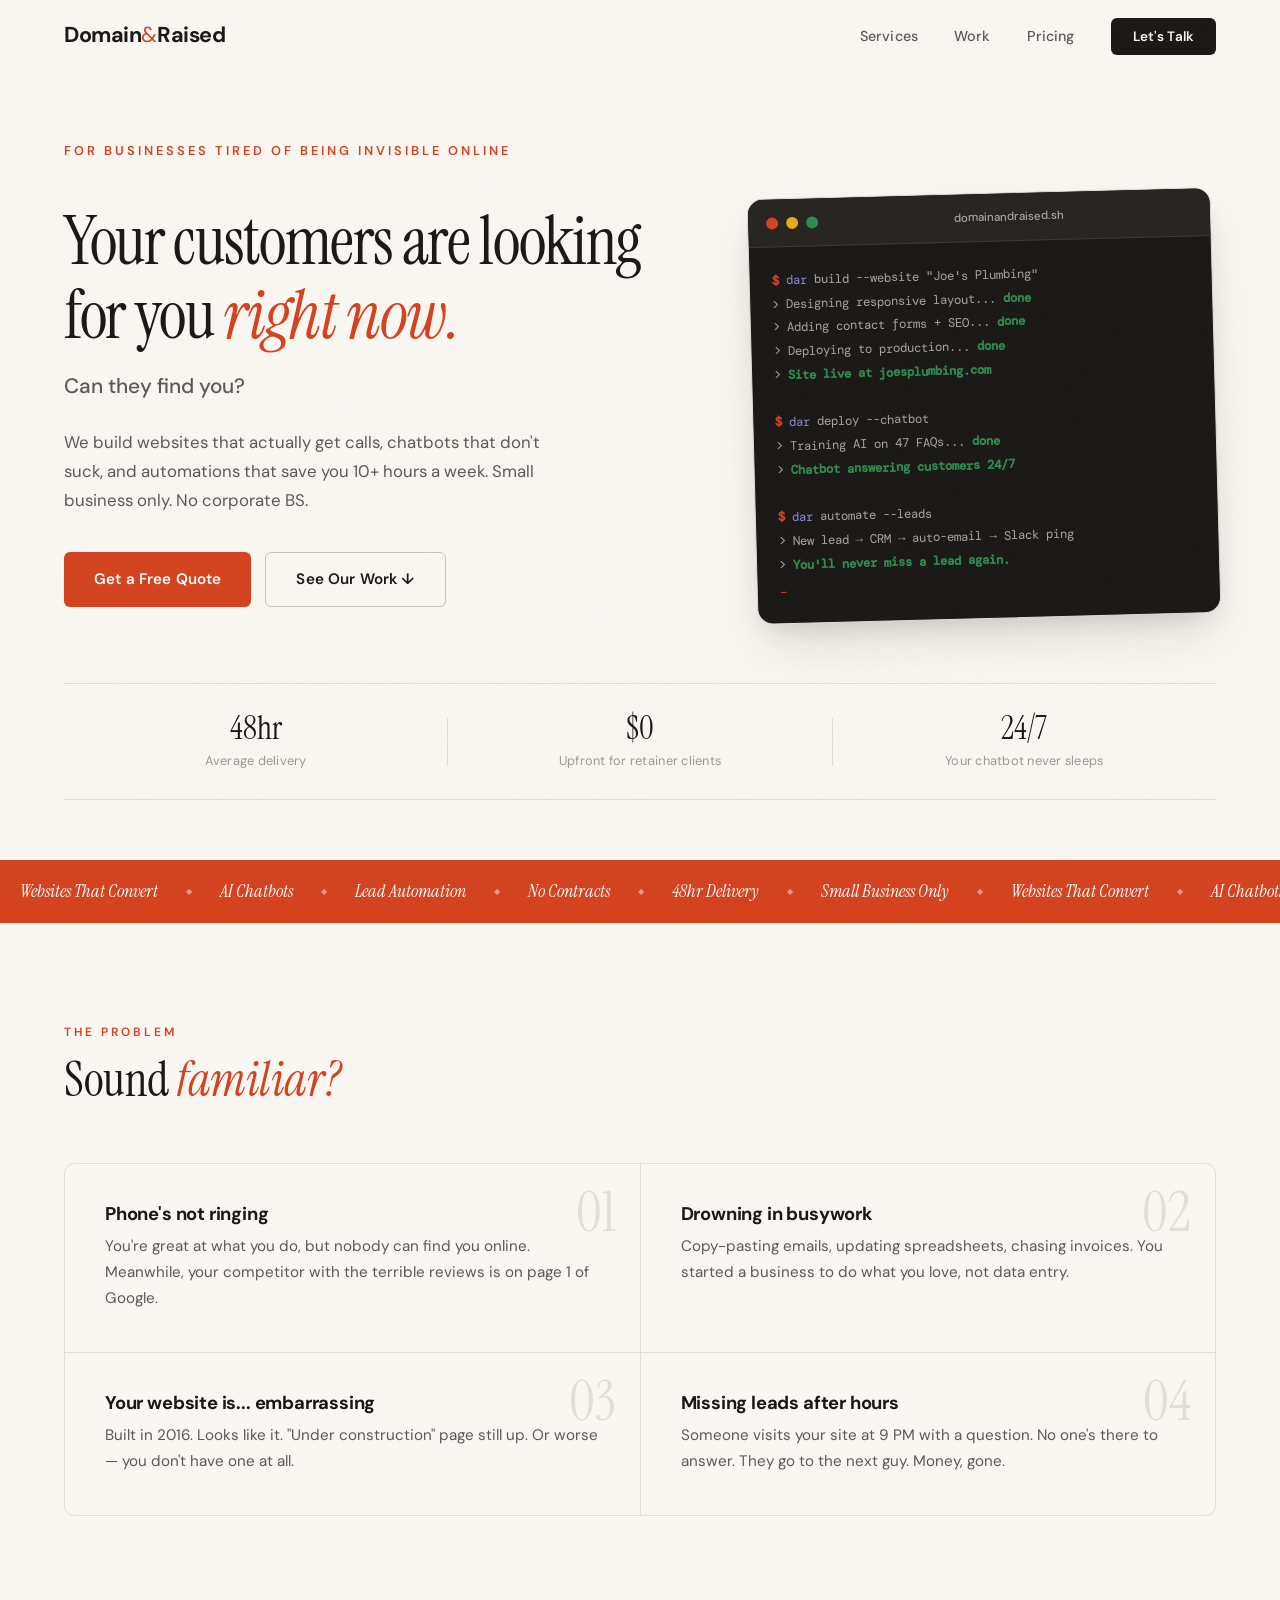
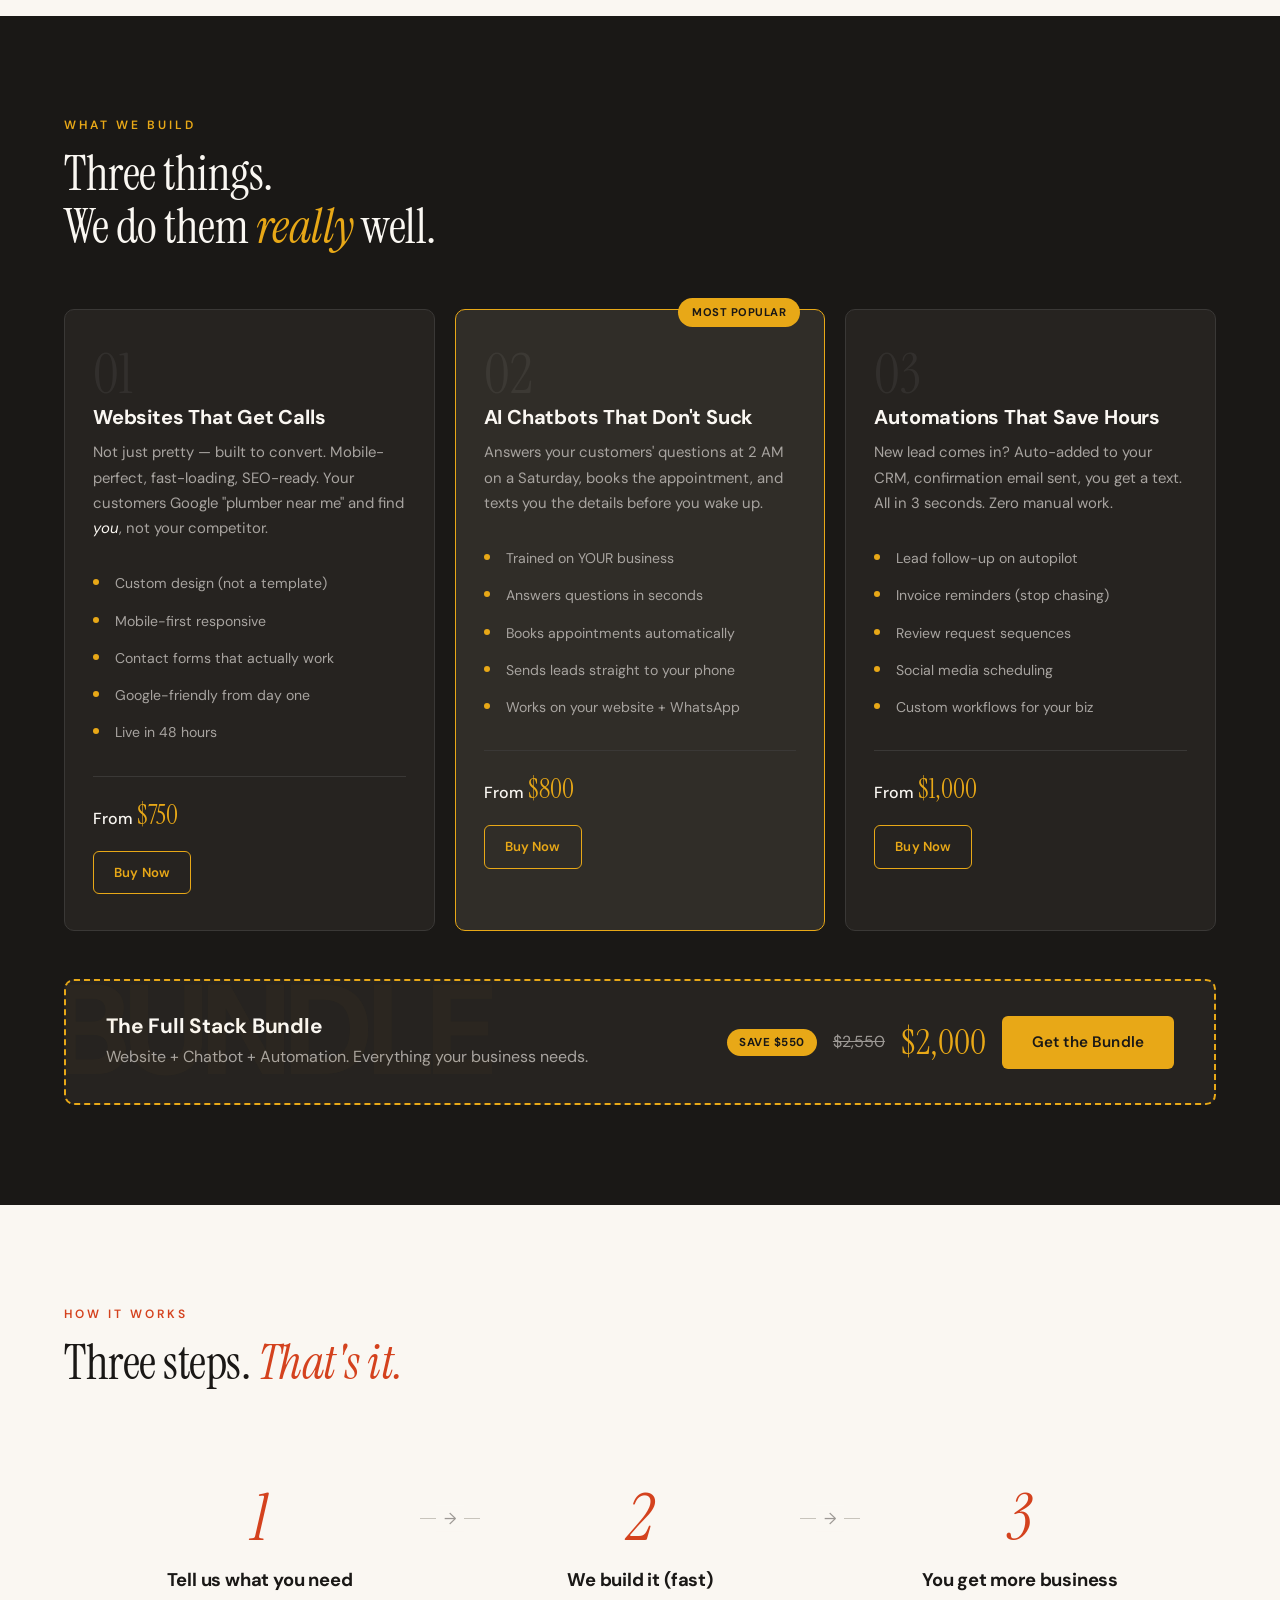
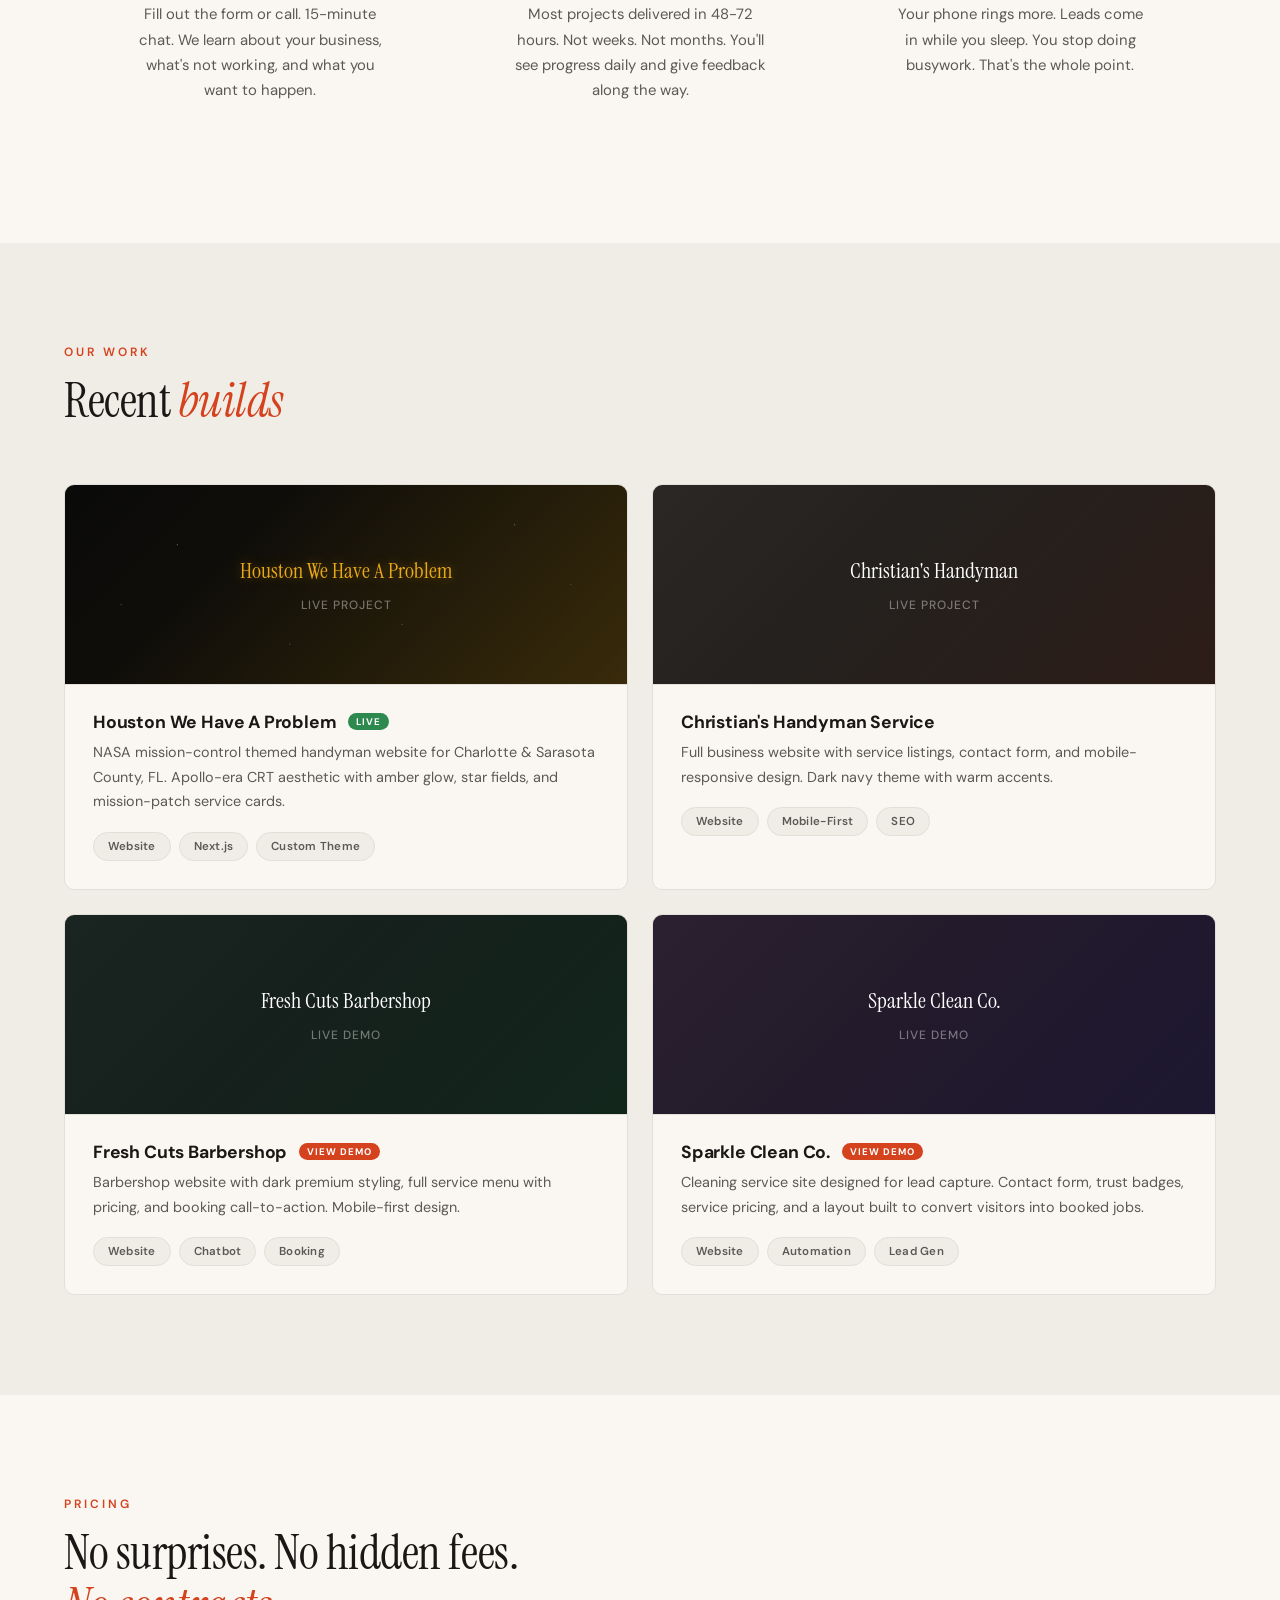
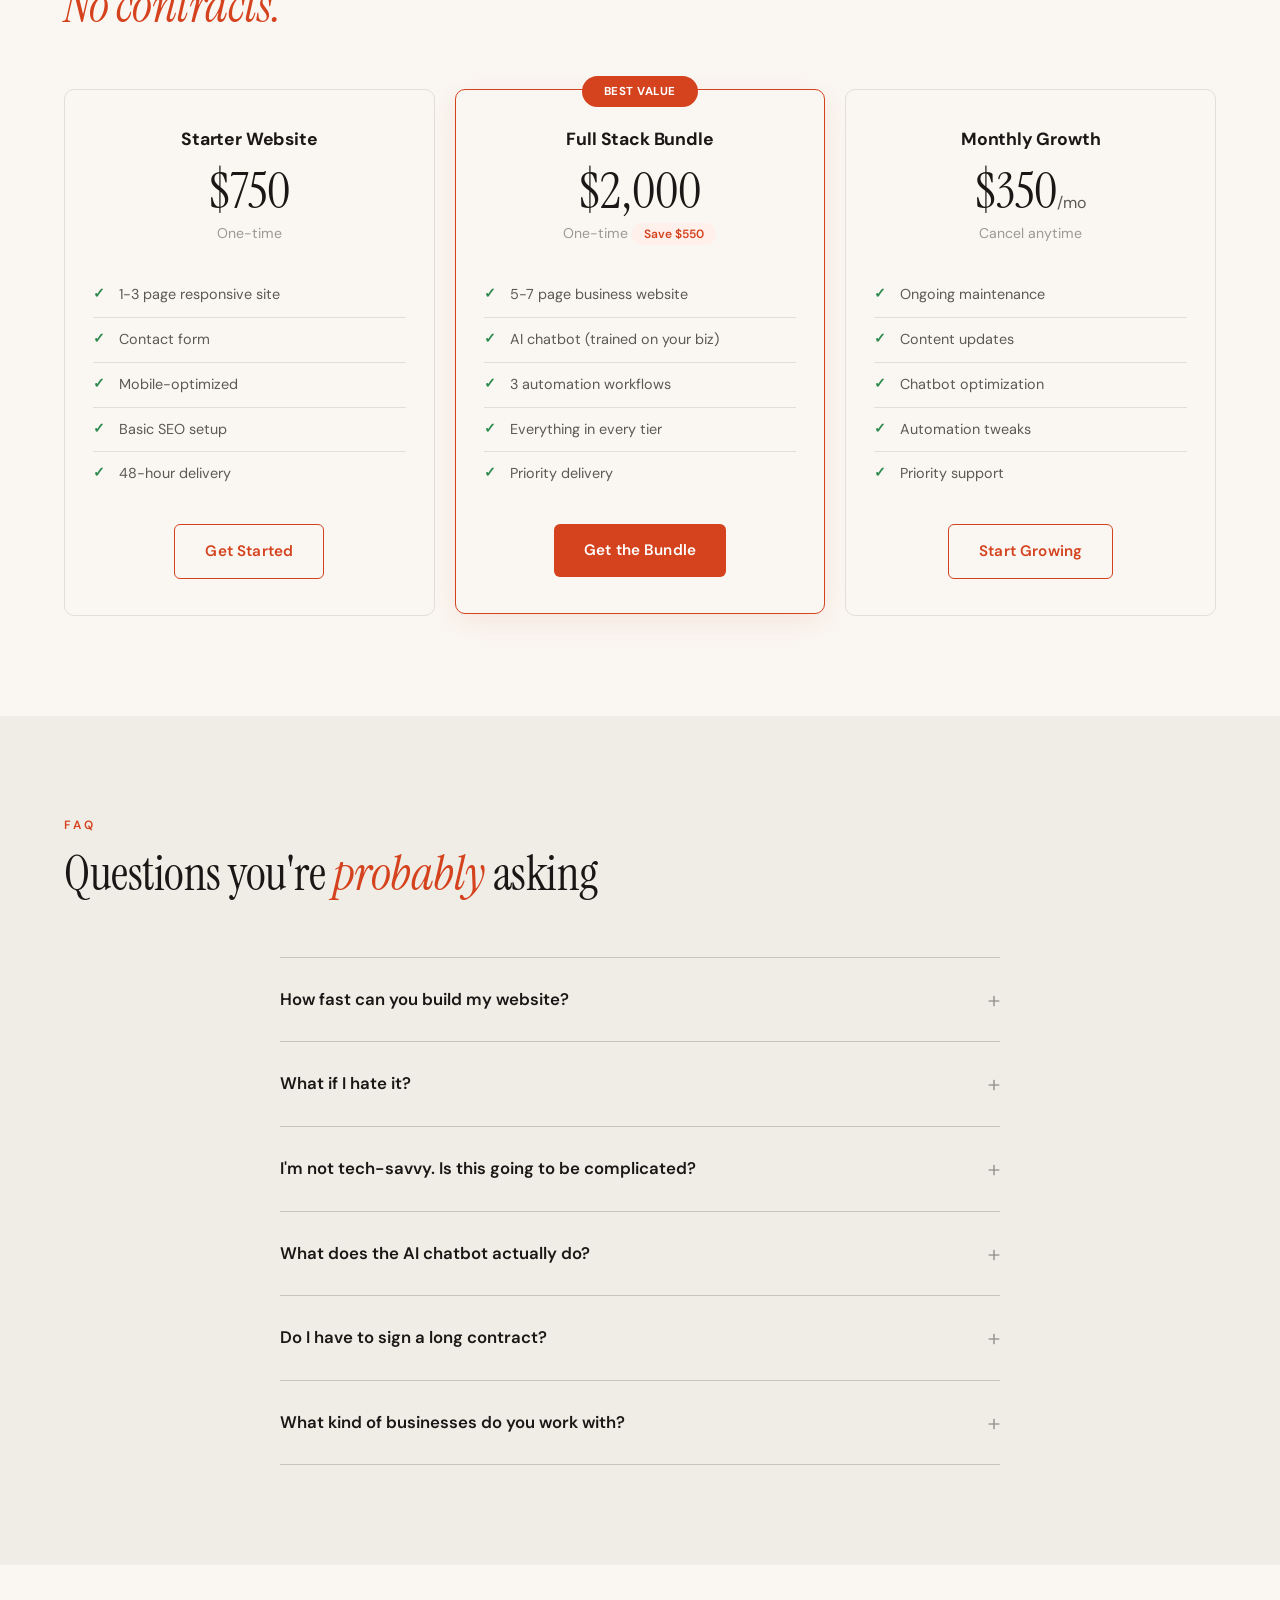
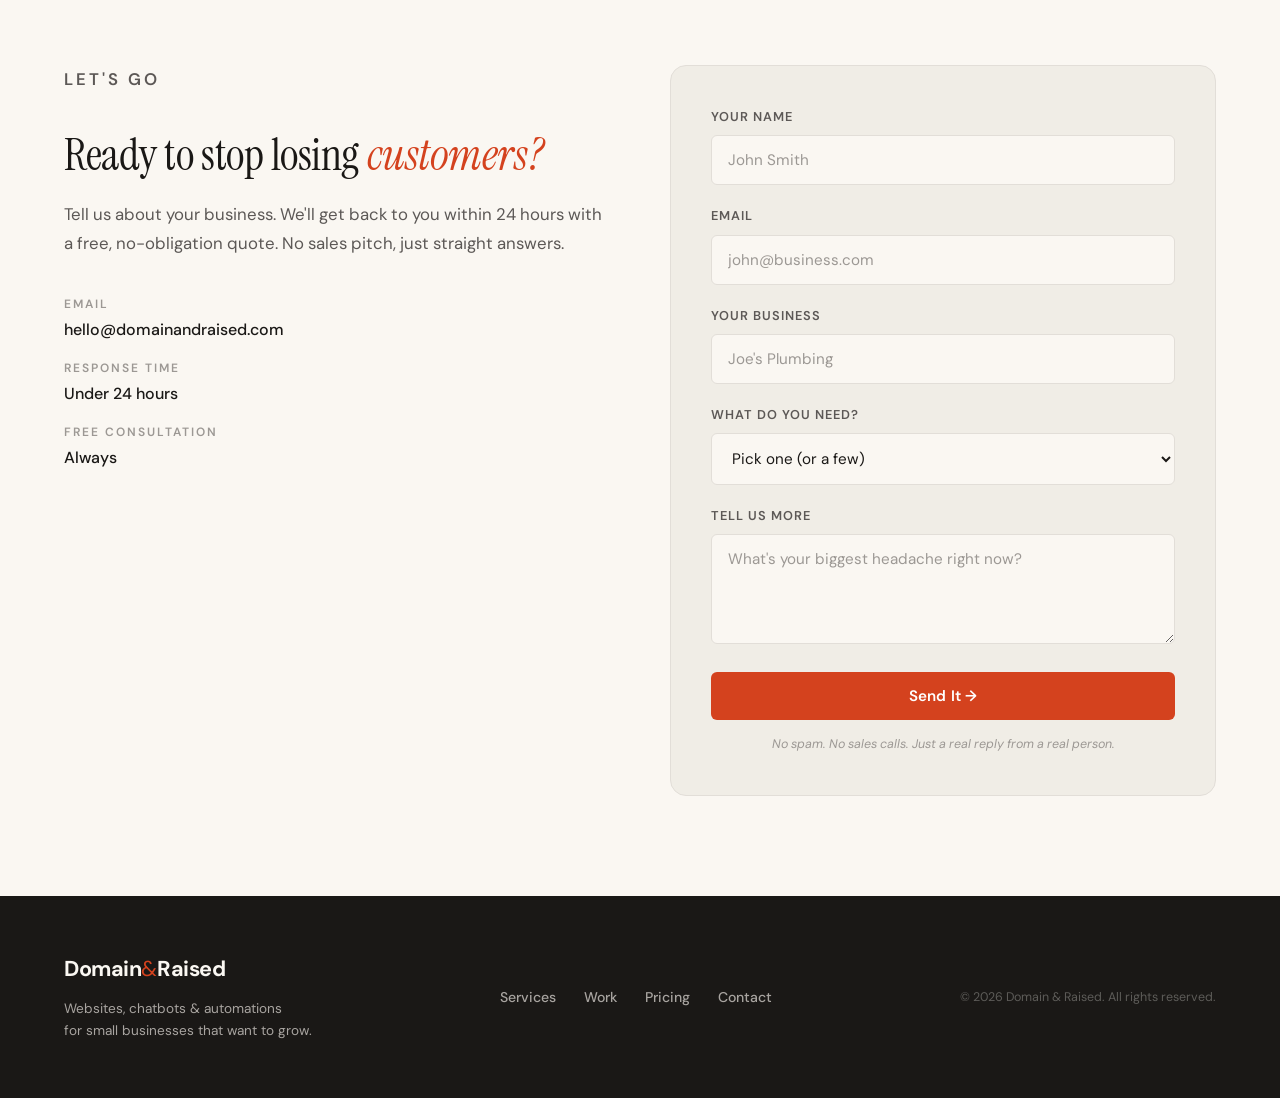
<file: index.html>
<!DOCTYPE html>
<html lang="en">
<head>
  <meta charset="UTF-8">
  <meta name="viewport" content="width=device-width, initial-scale=1.0">
  <title>Domain & Raised — Websites, Chatbots & Automation for Small Business</title>
  <meta name="description" content="We build websites, AI chatbots, and automations that actually work. No fluff, no contracts, just results for your business.">
  <link rel="preconnect" href="https://fonts.googleapis.com">
  <link rel="preconnect" href="https://fonts.gstatic.com" crossorigin>
  <link href="https://fonts.googleapis.com/css2?family=DM+Mono:wght@400;500&family=DM+Sans:ital,opsz,wght@0,9..40,300;0,9..40,400;0,9..40,500;0,9..40,600;0,9..40,700;1,9..40,400;1,9..40,500&family=Instrument+Serif:ital@0;1&display=swap" rel="stylesheet">
  <link rel="stylesheet" href="style.css">
</head>
<body>

  <div class="grain" aria-hidden="true"></div>

  <!-- NAV -->
  <nav id="nav">
    <div class="nav-inner">
      <a href="#" class="logo">Domain<span>&amp;</span>Raised</a>
      <button class="menu-toggle" aria-label="Menu">
        <span></span><span></span><span></span>
      </button>
      <ul class="nav-links">
        <li><a href="#services">Services</a></li>
        <li><a href="#work">Work</a></li>
        <li><a href="#pricing">Pricing</a></li>
        <li><a href="#contact" class="btn-nav">Let's Talk</a></li>
      </ul>
    </div>
  </nav>

  <!-- HERO -->
  <header id="hero">
    <div class="container">
      <p class="hero-tag">For businesses tired of being invisible online</p>

      <div class="hero-split">
        <div class="hero-text">
          <h1>Your customers are looking for you <em>right now.</em></h1>
          <p class="hero-kicker">Can they find you?</p>
          <p class="hero-sub">We build websites that actually get calls, chatbots that don't suck, and automations that save you 10+ hours a week. Small business only. No corporate BS.</p>
          <div class="hero-ctas">
            <a href="#contact" class="btn btn-primary">Get a Free Quote</a>
            <a href="#work" class="btn btn-ghost">See Our Work &darr;</a>
          </div>
        </div>
        <div class="hero-visual">
          <div class="terminal">
            <div class="terminal-bar">
              <span class="dot"></span>
              <span class="dot"></span>
              <span class="dot"></span>
              <span class="terminal-title">domainandraised.sh</span>
            </div>
            <div class="terminal-body">
              <p><span class="t-prompt">$</span> <span class="t-cmd">dar</span> build --website "Joe's Plumbing"</p>
              <p class="t-output">&gt; Designing responsive layout... <span class="t-check">done</span></p>
              <p class="t-output">&gt; Adding contact forms + SEO... <span class="t-check">done</span></p>
              <p class="t-output">&gt; Deploying to production... <span class="t-check">done</span></p>
              <p class="t-output">&gt; <span class="t-success">Site live at joesplumbing.com</span></p>
              <p>&nbsp;</p>
              <p><span class="t-prompt">$</span> <span class="t-cmd">dar</span> deploy --chatbot</p>
              <p class="t-output">&gt; Training AI on 47 FAQs... <span class="t-check">done</span></p>
              <p class="t-output">&gt; <span class="t-success">Chatbot answering customers 24/7</span></p>
              <p>&nbsp;</p>
              <p><span class="t-prompt">$</span> <span class="t-cmd">dar</span> automate --leads</p>
              <p class="t-output">&gt; New lead &rarr; CRM &rarr; auto-email &rarr; Slack ping</p>
              <p class="t-output">&gt; <span class="t-success">You'll never miss a lead again.</span></p>
              <p class="t-cursor">_</p>
            </div>
          </div>
        </div>
      </div>

      <div class="hero-stats">
        <div class="stat-item">
          <span class="stat-num">48hr</span>
          <span class="stat-label">Average delivery</span>
        </div>
        <div class="stat-divider"></div>
        <div class="stat-item">
          <span class="stat-num">$0</span>
          <span class="stat-label">Upfront for retainer clients</span>
        </div>
        <div class="stat-divider"></div>
        <div class="stat-item">
          <span class="stat-num">24/7</span>
          <span class="stat-label">Your chatbot never sleeps</span>
        </div>
      </div>
    </div>
  </header>

  <!-- MARQUEE -->
  <div class="marquee-section">
    <div class="marquee-track">
      <span>Websites That Convert</span>
      <span class="marquee-dot">&#9670;</span>
      <span>AI Chatbots</span>
      <span class="marquee-dot">&#9670;</span>
      <span>Lead Automation</span>
      <span class="marquee-dot">&#9670;</span>
      <span>No Contracts</span>
      <span class="marquee-dot">&#9670;</span>
      <span>48hr Delivery</span>
      <span class="marquee-dot">&#9670;</span>
      <span>Small Business Only</span>
      <span class="marquee-dot">&#9670;</span>
      <span>Websites That Convert</span>
      <span class="marquee-dot">&#9670;</span>
      <span>AI Chatbots</span>
      <span class="marquee-dot">&#9670;</span>
      <span>Lead Automation</span>
      <span class="marquee-dot">&#9670;</span>
      <span>No Contracts</span>
      <span class="marquee-dot">&#9670;</span>
      <span>48hr Delivery</span>
      <span class="marquee-dot">&#9670;</span>
      <span>Small Business Only</span>
      <span class="marquee-dot">&#9670;</span>
    </div>
  </div>

  <!-- PAIN / PROBLEM -->
  <section id="problem" class="section">
    <div class="container">
      <div class="section-header">
        <p class="section-tag">The problem</p>
        <h2 class="section-title">Sound <em>familiar?</em></h2>
      </div>
      <div class="pain-grid">
        <div class="pain-card" data-reveal>
          <span class="pain-num">01</span>
          <h3>Phone's not ringing</h3>
          <p>You're great at what you do, but nobody can find you online. Meanwhile, your competitor with the terrible reviews is on page 1 of Google.</p>
        </div>
        <div class="pain-card" data-reveal>
          <span class="pain-num">02</span>
          <h3>Drowning in busywork</h3>
          <p>Copy-pasting emails, updating spreadsheets, chasing invoices. You started a business to do what you love, not data entry.</p>
        </div>
        <div class="pain-card" data-reveal>
          <span class="pain-num">03</span>
          <h3>Your website is... embarrassing</h3>
          <p>Built in 2016. Looks like it. "Under construction" page still up. Or worse — you don't have one at all.</p>
        </div>
        <div class="pain-card" data-reveal>
          <span class="pain-num">04</span>
          <h3>Missing leads after hours</h3>
          <p>Someone visits your site at 9 PM with a question. No one's there to answer. They go to the next guy. Money, gone.</p>
        </div>
      </div>
    </div>
  </section>

  <!-- SERVICES -->
  <section id="services" class="section section-dark">
    <div class="container">
      <div class="section-header">
        <p class="section-tag">What we build</p>
        <h2 class="section-title">Three things.<br>We do them <em>really</em> well.</h2>
      </div>
      <div class="services-grid">
        <div class="service-card" data-reveal>
          <div class="service-num">01</div>
          <h3>Websites That Get Calls</h3>
          <p>Not just pretty — built to convert. Mobile-perfect, fast-loading, SEO-ready. Your customers Google "plumber near me" and find <em>you</em>, not your competitor.</p>
          <ul class="service-features">
            <li>Custom design (not a template)</li>
            <li>Mobile-first responsive</li>
            <li>Contact forms that actually work</li>
            <li>Google-friendly from day one</li>
            <li>Live in 48 hours</li>
          </ul>
          <div class="service-price">From <strong>$750</strong></div>
          <a href="https://buy.stripe.com/9B64gA2ldbKegnUaPR4Rq00" target="_blank" rel="noopener" class="btn btn-outline btn-sm">Buy Now</a>
        </div>

        <div class="service-card featured" data-reveal>
          <div class="service-badge">Most Popular</div>
          <div class="service-num">02</div>
          <h3>AI Chatbots That Don't Suck</h3>
          <p>Answers your customers' questions at 2 AM on a Saturday, books the appointment, and texts you the details before you wake up.</p>
          <ul class="service-features">
            <li>Trained on YOUR business</li>
            <li>Answers questions in seconds</li>
            <li>Books appointments automatically</li>
            <li>Sends leads straight to your phone</li>
            <li>Works on your website + WhatsApp</li>
          </ul>
          <div class="service-price">From <strong>$800</strong></div>
          <a href="https://buy.stripe.com/14A5kE2ld29Ec7E9LN4Rq02" target="_blank" rel="noopener" class="btn btn-outline btn-sm">Buy Now</a>
        </div>

        <div class="service-card" data-reveal>
          <div class="service-num">03</div>
          <h3>Automations That Save Hours</h3>
          <p>New lead comes in? Auto-added to your CRM, confirmation email sent, you get a text. All in 3 seconds. Zero manual work.</p>
          <ul class="service-features">
            <li>Lead follow-up on autopilot</li>
            <li>Invoice reminders (stop chasing)</li>
            <li>Review request sequences</li>
            <li>Social media scheduling</li>
            <li>Custom workflows for your biz</li>
          </ul>
          <div class="service-price">From <strong>$1,000</strong></div>
          <a href="https://buy.stripe.com/7sYbJ27FxeWq0oWgab4Rq03" target="_blank" rel="noopener" class="btn btn-outline btn-sm">Buy Now</a>
        </div>
      </div>

      <div class="bundle-banner" data-reveal>
        <div class="bundle-text">
          <h3>The Full Stack Bundle</h3>
          <p>Website + Chatbot + Automation. Everything your business needs.</p>
        </div>
        <div class="bundle-price">
          <span class="bundle-savings">Save $550</span>
          <span class="bundle-was">$2,550</span>
          <span class="bundle-now">$2,000</span>
          <a href="https://buy.stripe.com/dRmeVeaRJ01wfjQ1fh4Rq06" target="_blank" rel="noopener" class="btn btn-primary">Get the Bundle</a>
        </div>
      </div>
    </div>
  </section>

  <!-- HOW IT WORKS -->
  <section id="how" class="section">
    <div class="container">
      <div class="section-header">
        <p class="section-tag">How it works</p>
        <h2 class="section-title">Three steps. <em>That's it.</em></h2>
      </div>
      <div class="steps-grid">
        <div class="step" data-reveal>
          <div class="step-num">1</div>
          <h3>Tell us what you need</h3>
          <p>Fill out the form or call. 15-minute chat. We learn about your business, what's not working, and what you want to happen.</p>
        </div>
        <div class="step-connector"></div>
        <div class="step" data-reveal>
          <div class="step-num">2</div>
          <h3>We build it (fast)</h3>
          <p>Most projects delivered in 48-72 hours. Not weeks. Not months. You'll see progress daily and give feedback along the way.</p>
        </div>
        <div class="step-connector"></div>
        <div class="step" data-reveal>
          <div class="step-num">3</div>
          <h3>You get more business</h3>
          <p>Your phone rings more. Leads come in while you sleep. You stop doing busywork. That's the whole point.</p>
        </div>
      </div>
    </div>
  </section>

  <!-- PORTFOLIO -->
  <section id="work" class="section section-alt">
    <div class="container">
      <div class="section-header">
        <p class="section-tag">Our work</p>
        <h2 class="section-title">Recent <em>builds</em></h2>
      </div>
      <div class="portfolio-grid">
        <a href="https://houstonwehaveaproblem.cc" target="_blank" rel="noopener" class="portfolio-card" data-reveal>
          <div class="portfolio-img">
            <div class="portfolio-placeholder nasa">
              <span>Houston We Have A Problem</span>
              <small>Live Project</small>
            </div>
          </div>
          <div class="portfolio-info">
            <h3>Houston We Have A Problem <span class="live-badge">Live</span></h3>
            <p>NASA mission-control themed handyman website for Charlotte &amp; Sarasota County, FL. Apollo-era CRT aesthetic with amber glow, star fields, and mission-patch service cards.</p>
            <div class="portfolio-tags">
              <span>Website</span>
              <span>Next.js</span>
              <span>Custom Theme</span>
            </div>
          </div>
        </a>
        <div class="portfolio-card" data-reveal>
          <div class="portfolio-img">
            <div class="portfolio-placeholder">
              <span>Christian's Handyman</span>
              <small>Live Project</small>
            </div>
          </div>
          <div class="portfolio-info">
            <h3>Christian's Handyman Service</h3>
            <p>Full business website with service listings, contact form, and mobile-responsive design. Dark navy theme with warm accents.</p>
            <div class="portfolio-tags">
              <span>Website</span>
              <span>Mobile-First</span>
              <span>SEO</span>
            </div>
          </div>
        </div>
        <a href="demos/freshcuts/" target="_blank" rel="noopener" class="portfolio-card" data-reveal>
          <div class="portfolio-img">
            <div class="portfolio-placeholder accent">
              <span>Fresh Cuts Barbershop</span>
              <small>Live Demo</small>
            </div>
          </div>
          <div class="portfolio-info">
            <h3>Fresh Cuts Barbershop <span class="demo-badge">View Demo</span></h3>
            <p>Barbershop website with dark premium styling, full service menu with pricing, and booking call-to-action. Mobile-first design.</p>
            <div class="portfolio-tags">
              <span>Website</span>
              <span>Chatbot</span>
              <span>Booking</span>
            </div>
          </div>
        </a>
        <a href="demos/sparkleclean/" target="_blank" rel="noopener" class="portfolio-card" data-reveal>
          <div class="portfolio-img">
            <div class="portfolio-placeholder alt">
              <span>Sparkle Clean Co.</span>
              <small>Live Demo</small>
            </div>
          </div>
          <div class="portfolio-info">
            <h3>Sparkle Clean Co. <span class="demo-badge">View Demo</span></h3>
            <p>Cleaning service site designed for lead capture. Contact form, trust badges, service pricing, and a layout built to convert visitors into booked jobs.</p>
            <div class="portfolio-tags">
              <span>Website</span>
              <span>Automation</span>
              <span>Lead Gen</span>
            </div>
          </div>
        </a>
      </div>
    </div>
  </section>

  <!-- PRICING -->
  <section id="pricing" class="section">
    <div class="container">
      <div class="section-header">
        <p class="section-tag">Pricing</p>
        <h2 class="section-title">No surprises. No hidden fees.<br><em>No contracts.</em></h2>
      </div>
      <div class="pricing-grid">
        <div class="price-card" data-reveal>
          <h3>Starter Website</h3>
          <div class="price-amount">$750</div>
          <p class="price-type">One-time</p>
          <ul>
            <li>1-3 page responsive site</li>
            <li>Contact form</li>
            <li>Mobile-optimized</li>
            <li>Basic SEO setup</li>
            <li>48-hour delivery</li>
          </ul>
          <a href="https://buy.stripe.com/9B64gA2ldbKegnUaPR4Rq00" target="_blank" rel="noopener" class="btn btn-outline">Get Started</a>
        </div>
        <div class="price-card popular" data-reveal>
          <div class="popular-badge">Best Value</div>
          <h3>Full Stack Bundle</h3>
          <div class="price-amount">$2,000</div>
          <p class="price-type">One-time <span class="savings">Save $550</span></p>
          <ul>
            <li>5-7 page business website</li>
            <li>AI chatbot (trained on your biz)</li>
            <li>3 automation workflows</li>
            <li>Everything in every tier</li>
            <li>Priority delivery</li>
          </ul>
          <a href="https://buy.stripe.com/dRmeVeaRJ01wfjQ1fh4Rq06" target="_blank" rel="noopener" class="btn btn-primary">Get the Bundle</a>
        </div>
        <div class="price-card" data-reveal>
          <h3>Monthly Growth</h3>
          <div class="price-amount">$350<small>/mo</small></div>
          <p class="price-type">Cancel anytime</p>
          <ul>
            <li>Ongoing maintenance</li>
            <li>Content updates</li>
            <li>Chatbot optimization</li>
            <li>Automation tweaks</li>
            <li>Priority support</li>
          </ul>
          <a href="https://buy.stripe.com/dRm6oI0d55lQdbI5vx4Rq04" target="_blank" rel="noopener" class="btn btn-outline">Start Growing</a>
        </div>
      </div>
    </div>
  </section>

  <!-- FAQ -->
  <section id="faq" class="section section-alt">
    <div class="container">
      <div class="section-header">
        <p class="section-tag">FAQ</p>
        <h2 class="section-title">Questions you're <em>probably</em> asking</h2>
      </div>
      <div class="faq-list">
        <details class="faq-item">
          <summary>How fast can you build my website?</summary>
          <p>Most websites are live within 48-72 hours. We're not a big agency with 6 layers of approval. You tell us what you need, we build it, you review it, done.</p>
        </details>
        <details class="faq-item">
          <summary>What if I hate it?</summary>
          <p>You won't, because we show you progress along the way. But if the final result isn't what you wanted, we revise until it is. We don't disappear after taking your money.</p>
        </details>
        <details class="faq-item">
          <summary>I'm not tech-savvy. Is this going to be complicated?</summary>
          <p>That's the whole point of hiring us. You focus on your business, we handle the tech. If you can send a text, you can work with us.</p>
        </details>
        <details class="faq-item">
          <summary>What does the AI chatbot actually do?</summary>
          <p>It answers customer questions 24/7 using info about YOUR business. It can book appointments, capture lead info (name, phone, email), and send it straight to you. Think of it as a receptionist that never sleeps.</p>
        </details>
        <details class="faq-item">
          <summary>Do I have to sign a long contract?</summary>
          <p>Nope. One-time projects are pay-once-done. Monthly retainers are cancel-anytime. We keep clients by being good, not by locking them in.</p>
        </details>
        <details class="faq-item">
          <summary>What kind of businesses do you work with?</summary>
          <p>Plumbers, electricians, barbers, cleaners, restaurants, contractors, salons, gyms, coaches, consultants — basically any local or small business that wants more customers and less busywork.</p>
        </details>
      </div>
    </div>
  </section>

  <!-- CONTACT -->
  <section id="contact" class="section">
    <div class="container">
      <div class="contact-grid">
        <div class="contact-text">
          <p class="section-tag">Let's go</p>
          <h2>Ready to stop losing <em>customers?</em></h2>
          <p>Tell us about your business. We'll get back to you within 24 hours with a free, no-obligation quote. No sales pitch, just straight answers.</p>
          <div class="contact-details">
            <div class="contact-item">
              <strong>Email</strong>
              <span>hello@domainandraised.com</span>
            </div>
            <div class="contact-item">
              <strong>Response time</strong>
              <span>Under 24 hours</span>
            </div>
            <div class="contact-item">
              <strong>Free consultation</strong>
              <span>Always</span>
            </div>
          </div>
        </div>
        <form id="contact-form" class="contact-form" action="https://formspree.io/f/mpqoorvg" method="POST">
          <div class="form-group">
            <label for="name">Your name</label>
            <input type="text" id="name" name="name" required placeholder="John Smith">
          </div>
          <div class="form-group">
            <label for="email">Email</label>
            <input type="email" id="email" name="email" required placeholder="john@business.com">
          </div>
          <div class="form-group">
            <label for="business">Your business</label>
            <input type="text" id="business" name="business" placeholder="Joe's Plumbing">
          </div>
          <div class="form-group">
            <label for="service">What do you need?</label>
            <select id="service" name="service">
              <option value="">Pick one (or a few)</option>
              <option value="website">Website</option>
              <option value="chatbot">AI Chatbot</option>
              <option value="automation">Automation</option>
              <option value="bundle">The Full Stack Bundle</option>
              <option value="not-sure">Not sure yet — just want to talk</option>
            </select>
          </div>
          <div class="form-group">
            <label for="message">Tell us more</label>
            <textarea id="message" name="message" rows="4" placeholder="What's your biggest headache right now?"></textarea>
          </div>
          <button type="submit" class="btn btn-primary btn-full">Send It &rarr;</button>
          <p class="form-note">No spam. No sales calls. Just a real reply from a real person.</p>
        </form>
      </div>
    </div>
  </section>

  <!-- FOOTER -->
  <footer>
    <div class="container footer-inner">
      <div class="footer-brand">
        <a href="#" class="logo">Domain<span>&amp;</span>Raised</a>
        <p>Websites, chatbots & automations<br>for small businesses that want to grow.</p>
      </div>
      <div class="footer-links">
        <a href="#services">Services</a>
        <a href="#work">Work</a>
        <a href="#pricing">Pricing</a>
        <a href="#contact">Contact</a>
      </div>
      <div class="footer-copy">
        <p>&copy; 2026 Domain &amp; Raised. All rights reserved.</p>
      </div>
    </div>
  </footer>

  <script src="script.js"></script>
</body>
</html>
</file>
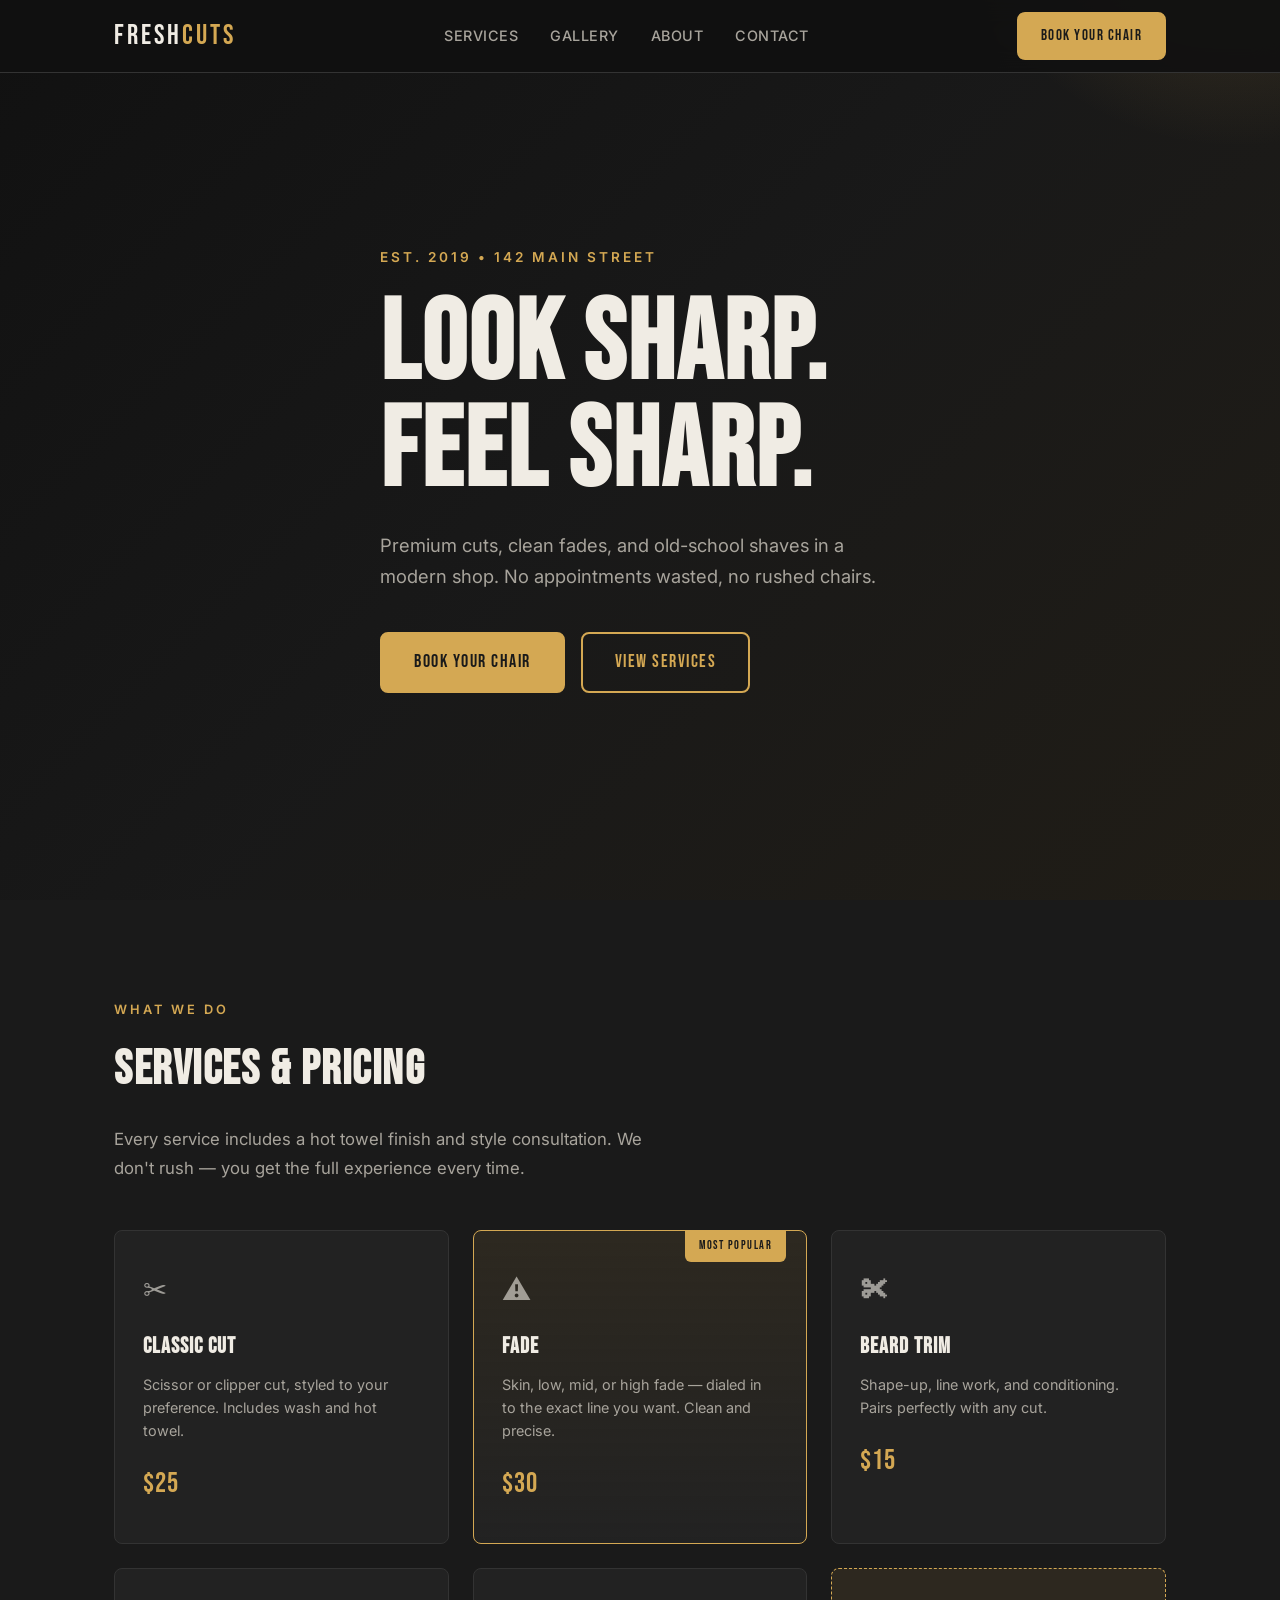
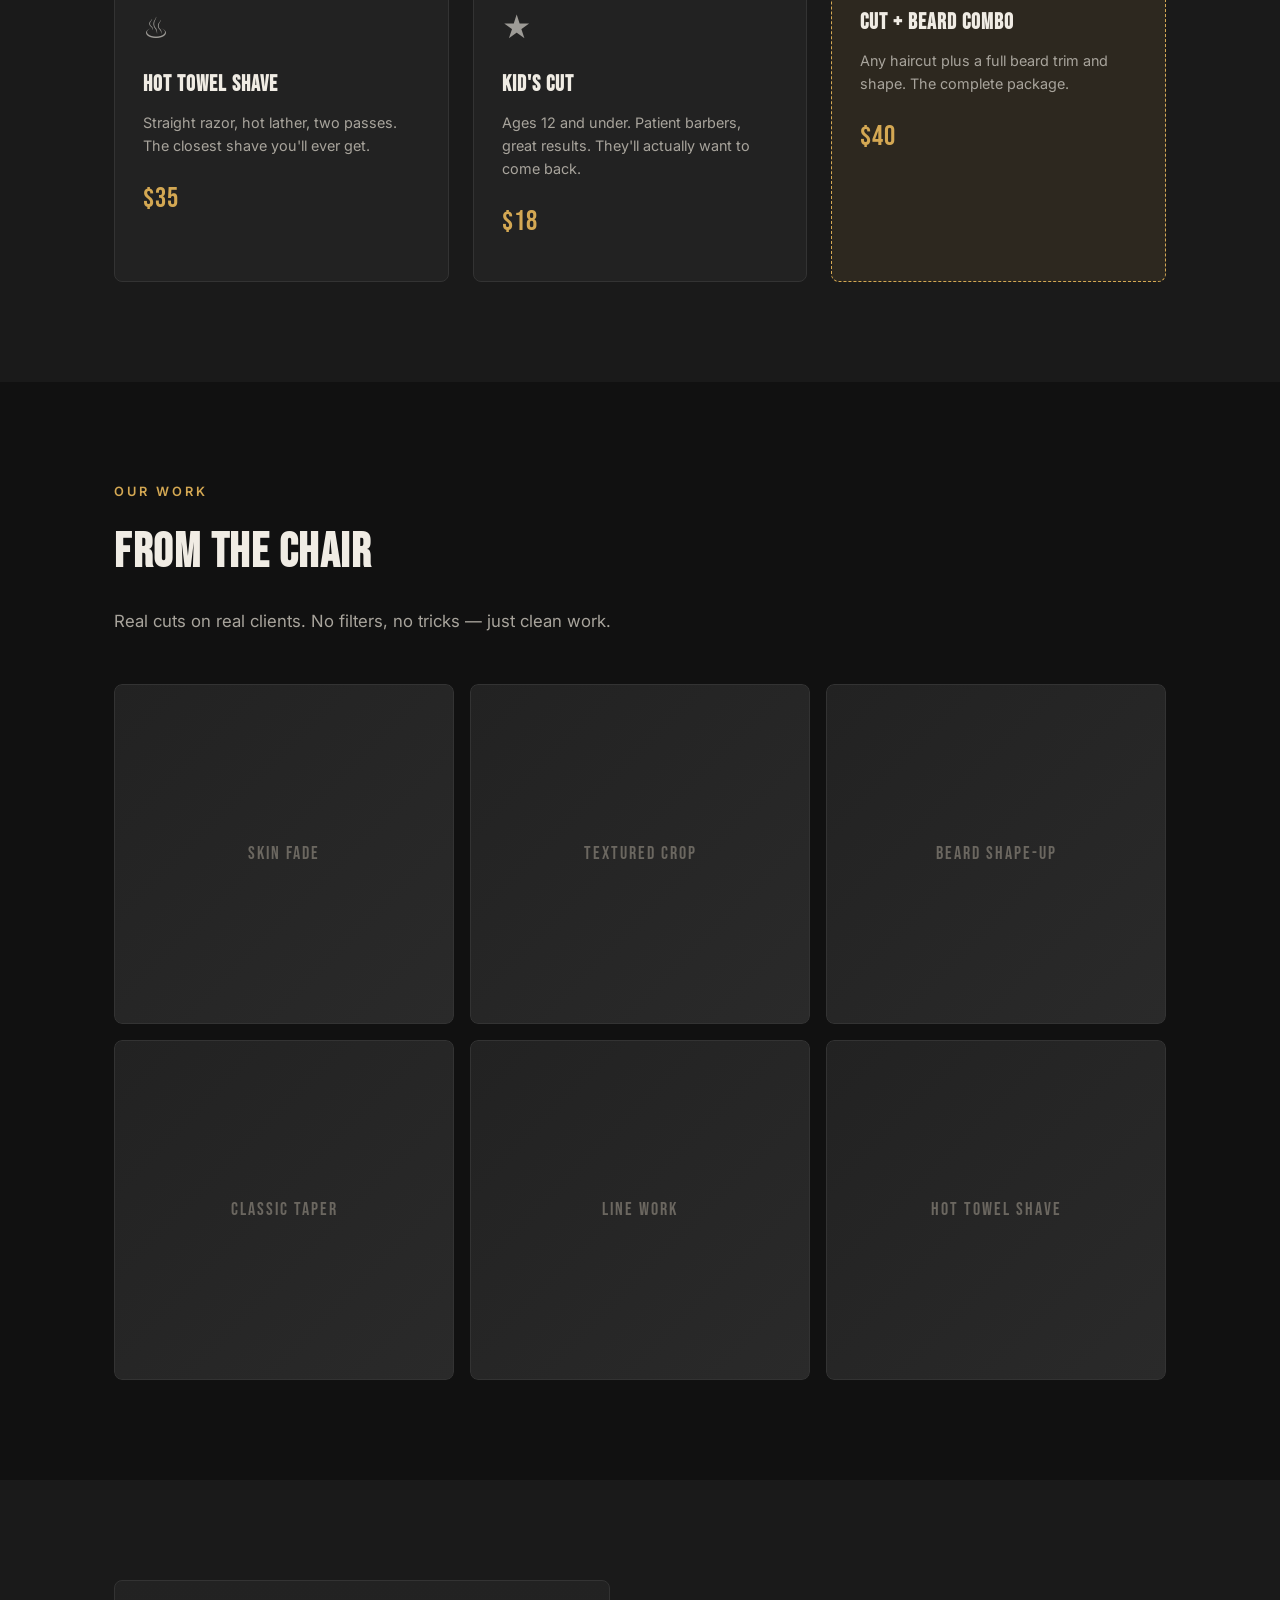
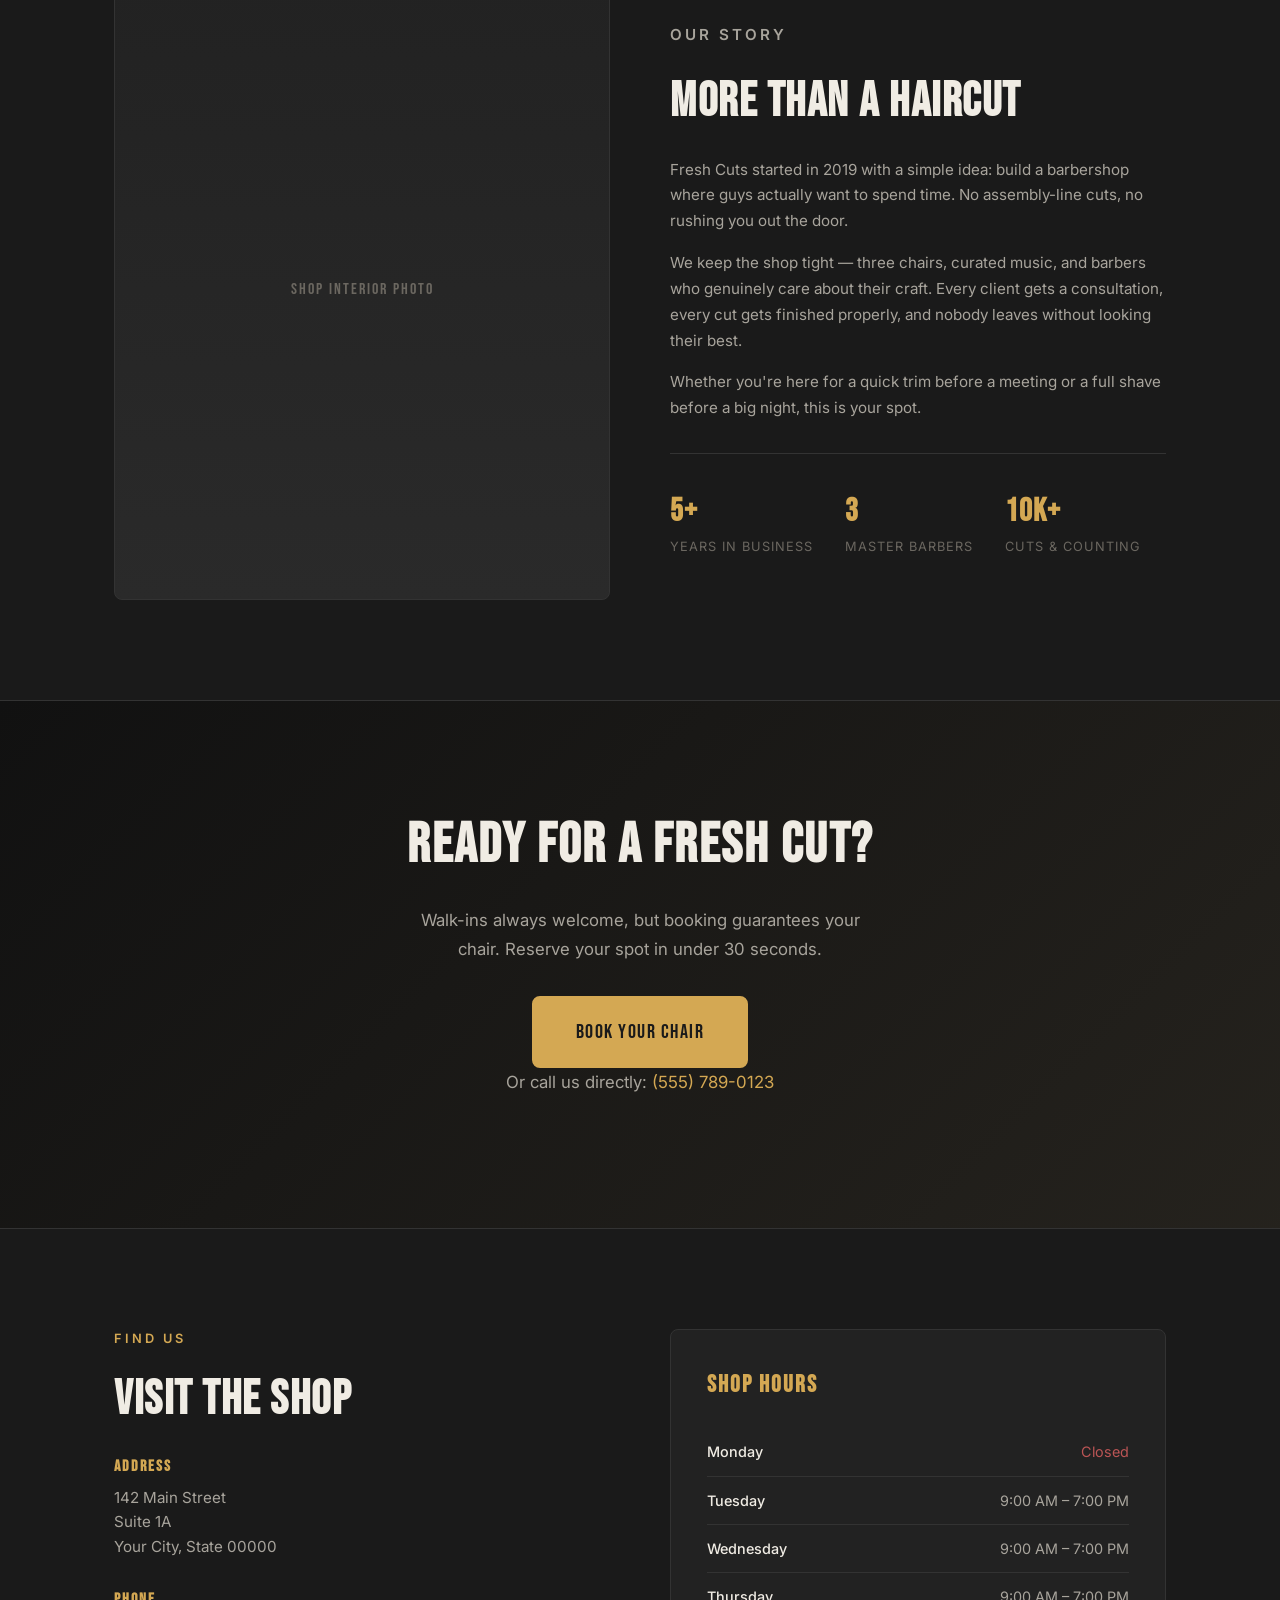
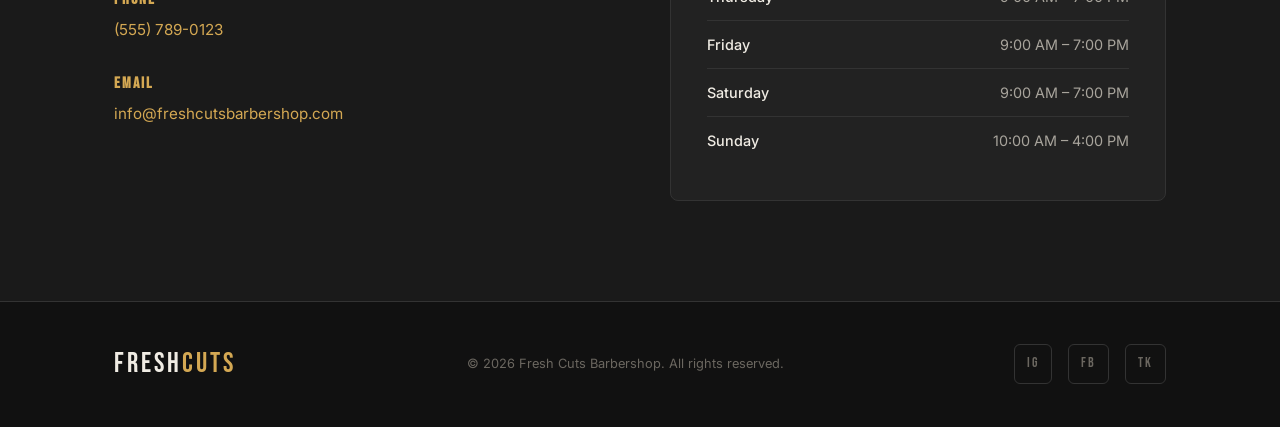
<file: demos/freshcuts/index.html>
<!DOCTYPE html>
<html lang="en">
<head>
  <meta charset="UTF-8">
  <meta name="viewport" content="width=device-width, initial-scale=1.0">
  <title>Fresh Cuts Barbershop — Look Sharp. Feel Sharp.</title>
  <link rel="preconnect" href="https://fonts.googleapis.com">
  <link rel="preconnect" href="https://fonts.gstatic.com" crossorigin>
  <link href="https://fonts.googleapis.com/css2?family=Bebas+Neue&family=Inter:wght@400;500;600&display=swap" rel="stylesheet">
  <link rel="stylesheet" href="style.css">
</head>
<body>

  <!-- NAV -->
  <nav class="nav">
    <div class="container nav-inner">
      <a href="#" class="logo">FRESH<span>CUTS</span></a>
      <ul class="nav-links">
        <li><a href="#services">Services</a></li>
        <li><a href="#gallery">Gallery</a></li>
        <li><a href="#about">About</a></li>
        <li><a href="#contact">Contact</a></li>
      </ul>
      <a href="#booking" class="btn btn-sm">Book Your Chair</a>
    </div>
  </nav>

  <!-- HERO -->
  <header id="hero" class="hero">
    <div class="hero-overlay"></div>
    <div class="container hero-content">
      <p class="hero-tag">Est. 2019 &bull; 142 Main Street</p>
      <h1>Look Sharp.<br>Feel Sharp.</h1>
      <p class="hero-sub">Premium cuts, clean fades, and old-school shaves in a modern shop. No appointments wasted, no rushed chairs.</p>
      <div class="hero-actions">
        <a href="#booking" class="btn">Book Your Chair</a>
        <a href="#services" class="btn btn-outline">View Services</a>
      </div>
    </div>
  </header>

  <!-- SERVICES -->
  <section id="services" class="section">
    <div class="container">
      <p class="section-tag">What We Do</p>
      <h2 class="section-title">Services &amp; Pricing</h2>
      <p class="section-sub">Every service includes a hot towel finish and style consultation. We don't rush — you get the full experience every time.</p>

      <div class="services-grid">
        <div class="service-card">
          <div class="service-icon">&#9986;</div>
          <h3>Classic Cut</h3>
          <p class="service-desc">Scissor or clipper cut, styled to your preference. Includes wash and hot towel.</p>
          <span class="service-price">$25</span>
        </div>
        <div class="service-card featured">
          <div class="featured-badge">Most Popular</div>
          <div class="service-icon">&#9888;</div>
          <h3>Fade</h3>
          <p class="service-desc">Skin, low, mid, or high fade — dialed in to the exact line you want. Clean and precise.</p>
          <span class="service-price">$30</span>
        </div>
        <div class="service-card">
          <div class="service-icon">&#9984;</div>
          <h3>Beard Trim</h3>
          <p class="service-desc">Shape-up, line work, and conditioning. Pairs perfectly with any cut.</p>
          <span class="service-price">$15</span>
        </div>
        <div class="service-card">
          <div class="service-icon">&#9832;</div>
          <h3>Hot Towel Shave</h3>
          <p class="service-desc">Straight razor, hot lather, two passes. The closest shave you'll ever get.</p>
          <span class="service-price">$35</span>
        </div>
        <div class="service-card">
          <div class="service-icon">&#9733;</div>
          <h3>Kid's Cut</h3>
          <p class="service-desc">Ages 12 and under. Patient barbers, great results. They'll actually want to come back.</p>
          <span class="service-price">$18</span>
        </div>
        <div class="service-card combo">
          <h3>Cut + Beard Combo</h3>
          <p class="service-desc">Any haircut plus a full beard trim and shape. The complete package.</p>
          <span class="service-price">$40</span>
        </div>
      </div>
    </div>
  </section>

  <!-- GALLERY -->
  <section id="gallery" class="section section-dark">
    <div class="container">
      <p class="section-tag">Our Work</p>
      <h2 class="section-title">From the Chair</h2>
      <p class="section-sub">Real cuts on real clients. No filters, no tricks — just clean work.</p>

      <div class="gallery-grid">
        <div class="gallery-item">
          <div class="gallery-placeholder">
            <span>Skin Fade</span>
          </div>
        </div>
        <div class="gallery-item">
          <div class="gallery-placeholder">
            <span>Textured Crop</span>
          </div>
        </div>
        <div class="gallery-item">
          <div class="gallery-placeholder">
            <span>Beard Shape-Up</span>
          </div>
        </div>
        <div class="gallery-item">
          <div class="gallery-placeholder">
            <span>Classic Taper</span>
          </div>
        </div>
        <div class="gallery-item">
          <div class="gallery-placeholder">
            <span>Line Work</span>
          </div>
        </div>
        <div class="gallery-item">
          <div class="gallery-placeholder">
            <span>Hot Towel Shave</span>
          </div>
        </div>
      </div>
    </div>
  </section>

  <!-- ABOUT -->
  <section id="about" class="section">
    <div class="container about-layout">
      <div class="about-image">
        <div class="about-placeholder">
          <span>Shop Interior Photo</span>
        </div>
      </div>
      <div class="about-text">
        <p class="section-tag">Our Story</p>
        <h2 class="section-title">More Than a Haircut</h2>
        <p>Fresh Cuts started in 2019 with a simple idea: build a barbershop where guys actually want to spend time. No assembly-line cuts, no rushing you out the door.</p>
        <p>We keep the shop tight — three chairs, curated music, and barbers who genuinely care about their craft. Every client gets a consultation, every cut gets finished properly, and nobody leaves without looking their best.</p>
        <p>Whether you're here for a quick trim before a meeting or a full shave before a big night, this is your spot.</p>
        <div class="about-details">
          <div class="detail">
            <strong>5+</strong>
            <span>Years in Business</span>
          </div>
          <div class="detail">
            <strong>3</strong>
            <span>Master Barbers</span>
          </div>
          <div class="detail">
            <strong>10K+</strong>
            <span>Cuts &amp; Counting</span>
          </div>
        </div>
      </div>
    </div>
  </section>

  <!-- BOOKING CTA -->
  <section id="booking" class="section section-cta">
    <div class="container cta-inner">
      <h2>Ready for a Fresh Cut?</h2>
      <p>Walk-ins always welcome, but booking guarantees your chair. Reserve your spot in under 30 seconds.</p>
      <a href="#" class="btn btn-lg">Book Your Chair</a>
      <p class="cta-note">Or call us directly: <a href="tel:5557890123">(555) 789-0123</a></p>
    </div>
  </section>

  <!-- CONTACT / HOURS -->
  <section id="contact" class="section">
    <div class="container contact-layout">
      <div class="contact-info">
        <p class="section-tag">Find Us</p>
        <h2 class="section-title">Visit the Shop</h2>
        <div class="info-block">
          <h4>Address</h4>
          <p>142 Main Street<br>Suite 1A<br>Your City, State 00000</p>
        </div>
        <div class="info-block">
          <h4>Phone</h4>
          <p><a href="tel:5557890123">(555) 789-0123</a></p>
        </div>
        <div class="info-block">
          <h4>Email</h4>
          <p><a href="mailto:info@freshcutsbarbershop.com">info@freshcutsbarbershop.com</a></p>
        </div>
      </div>
      <div class="hours-card">
        <h3>Shop Hours</h3>
        <ul class="hours-list">
          <li><span>Monday</span><span class="closed">Closed</span></li>
          <li><span>Tuesday</span><span>9:00 AM &ndash; 7:00 PM</span></li>
          <li><span>Wednesday</span><span>9:00 AM &ndash; 7:00 PM</span></li>
          <li><span>Thursday</span><span>9:00 AM &ndash; 7:00 PM</span></li>
          <li><span>Friday</span><span>9:00 AM &ndash; 7:00 PM</span></li>
          <li><span>Saturday</span><span>9:00 AM &ndash; 7:00 PM</span></li>
          <li><span>Sunday</span><span>10:00 AM &ndash; 4:00 PM</span></li>
        </ul>
      </div>
    </div>
  </section>

  <!-- FOOTER -->
  <footer class="footer">
    <div class="container footer-inner">
      <a href="#" class="logo">FRESH<span>CUTS</span></a>
      <p>&copy; 2026 Fresh Cuts Barbershop. All rights reserved.</p>
      <div class="footer-social">
        <a href="#" aria-label="Instagram">IG</a>
        <a href="#" aria-label="Facebook">FB</a>
        <a href="#" aria-label="TikTok">TK</a>
      </div>
    </div>
  </footer>

</body>
</html>
</file>
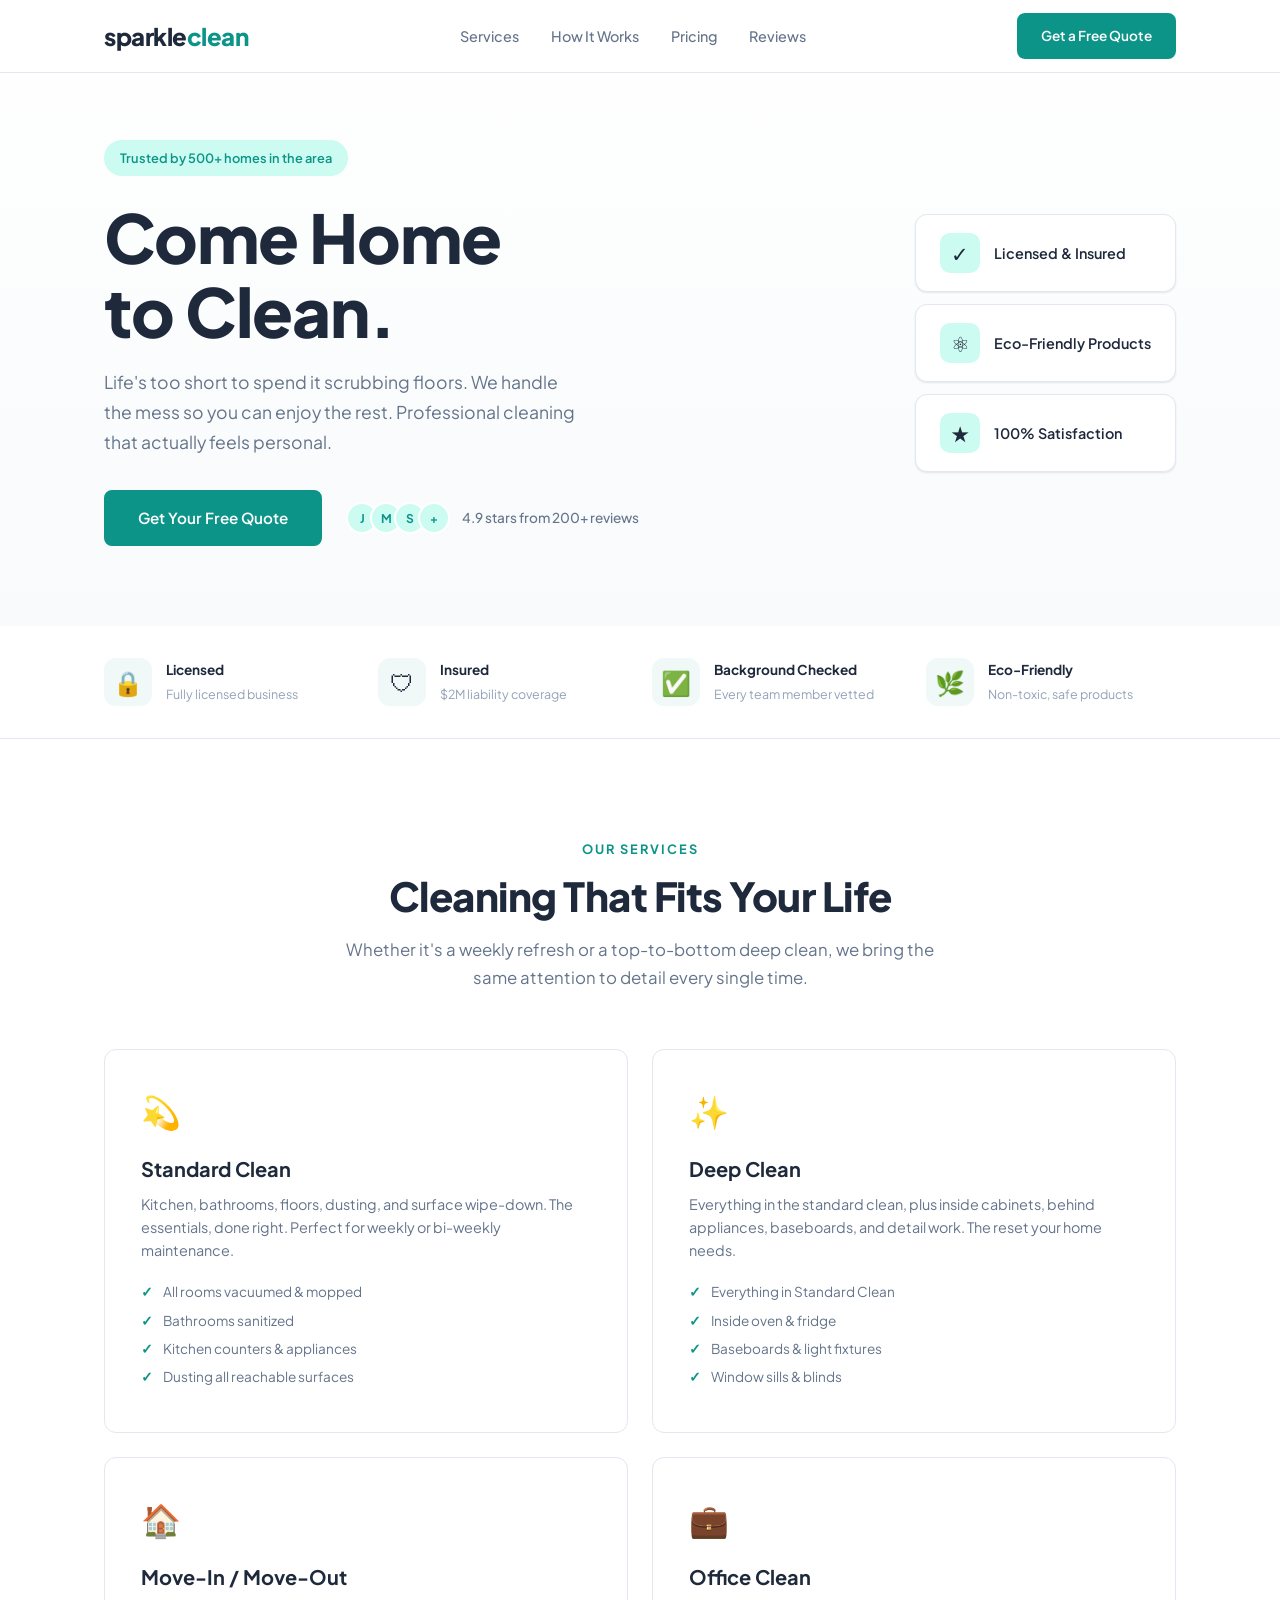
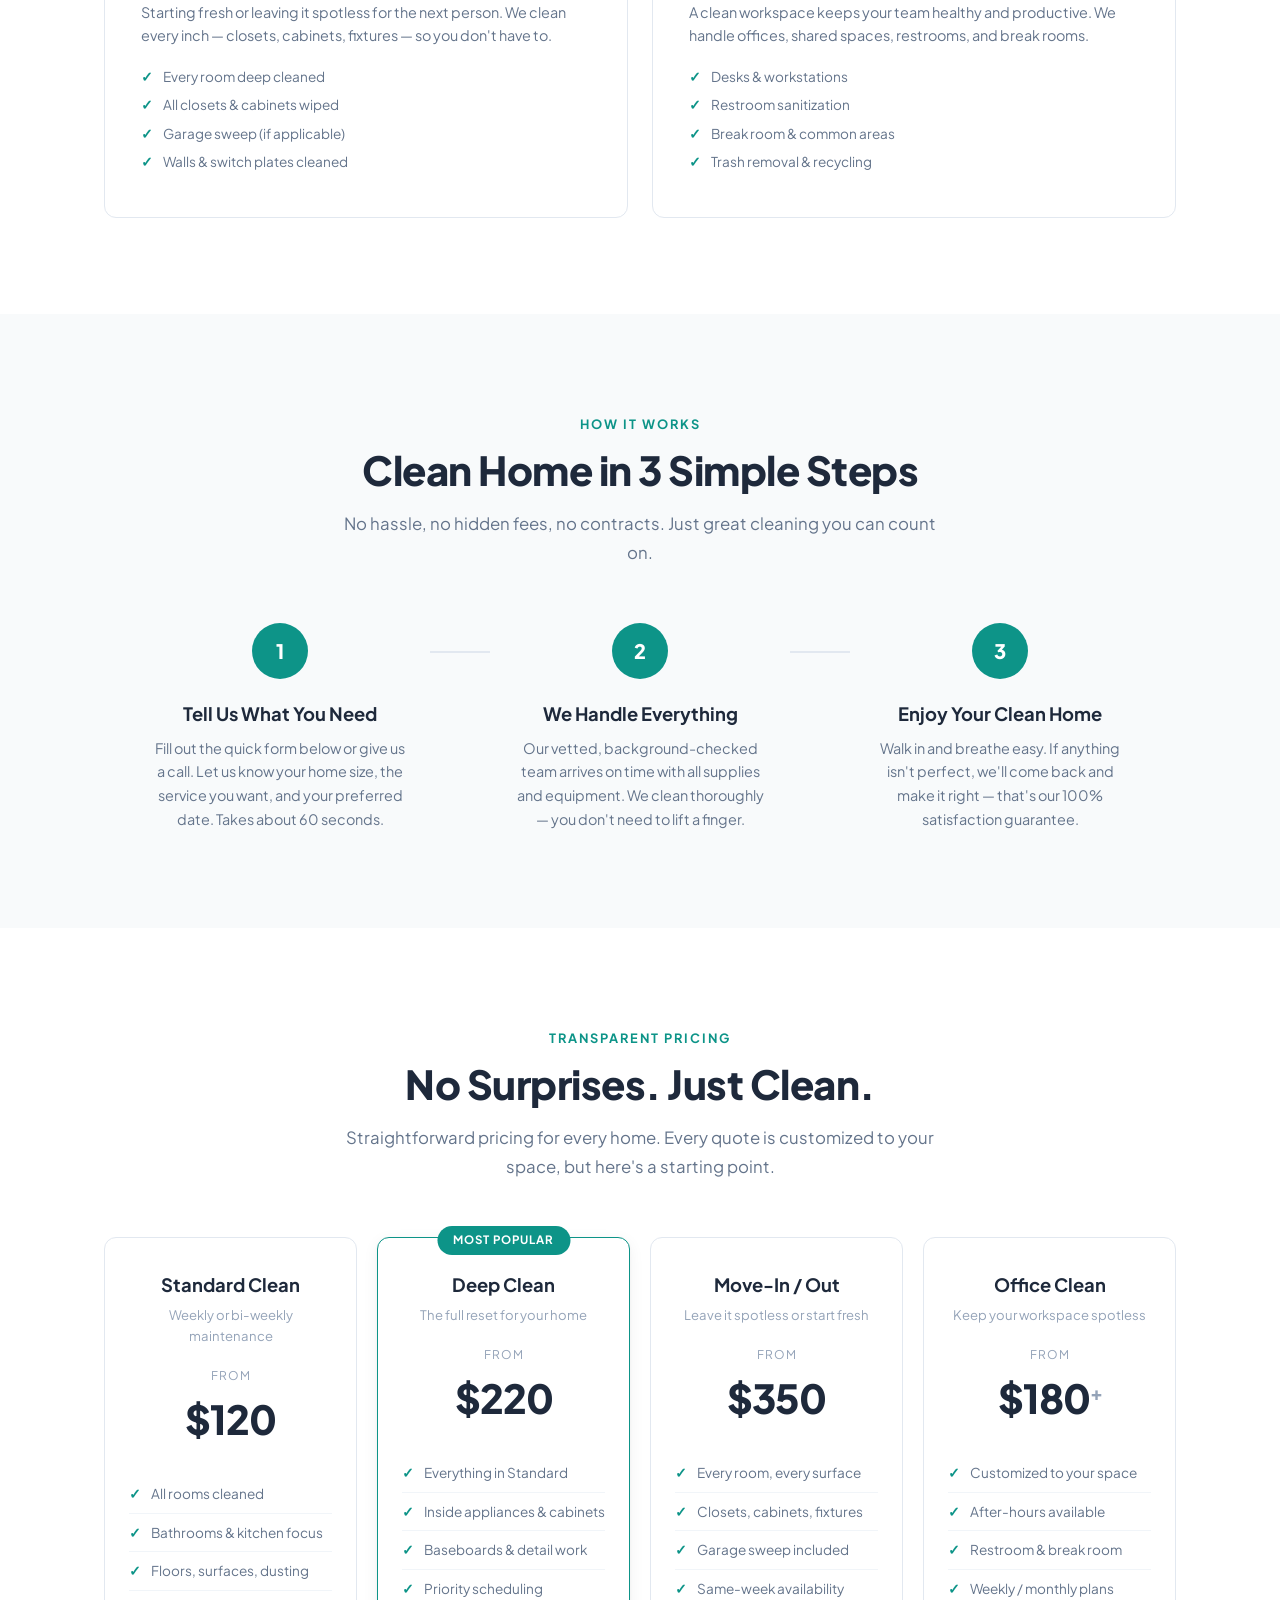
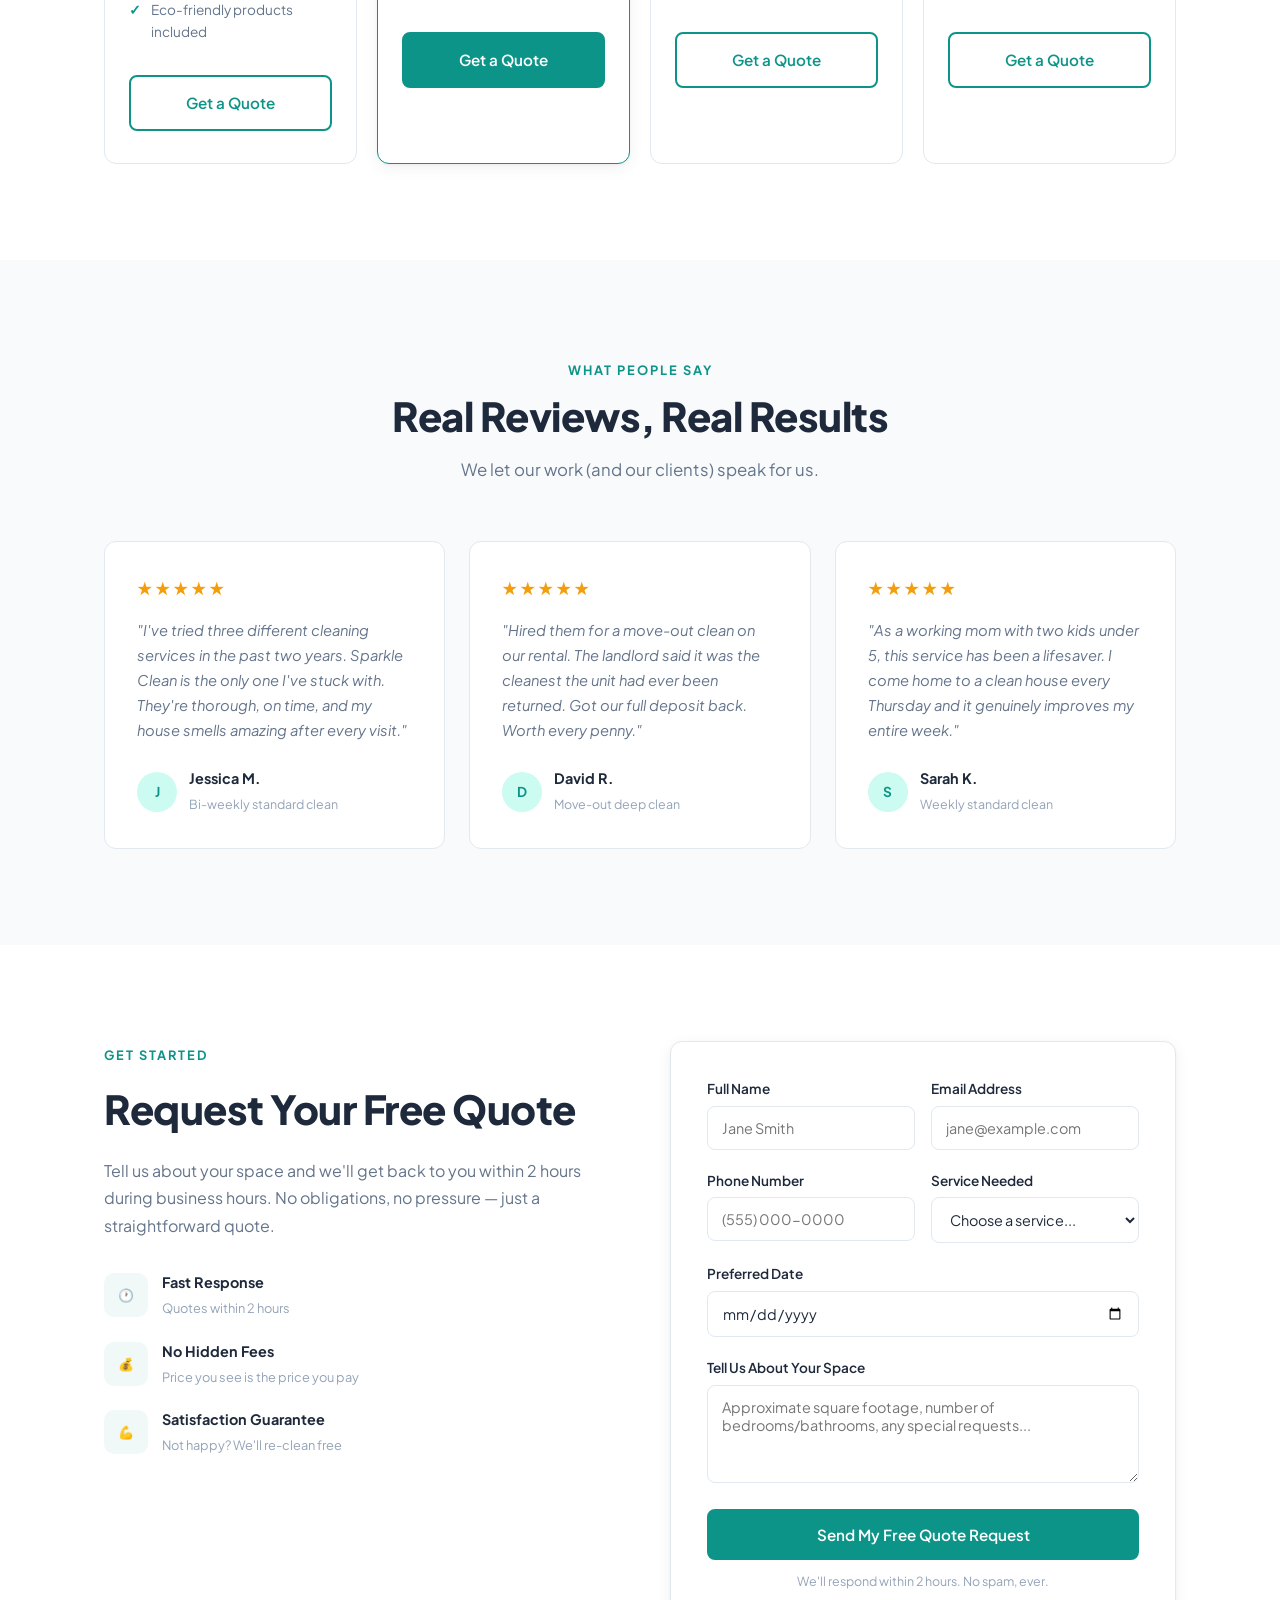
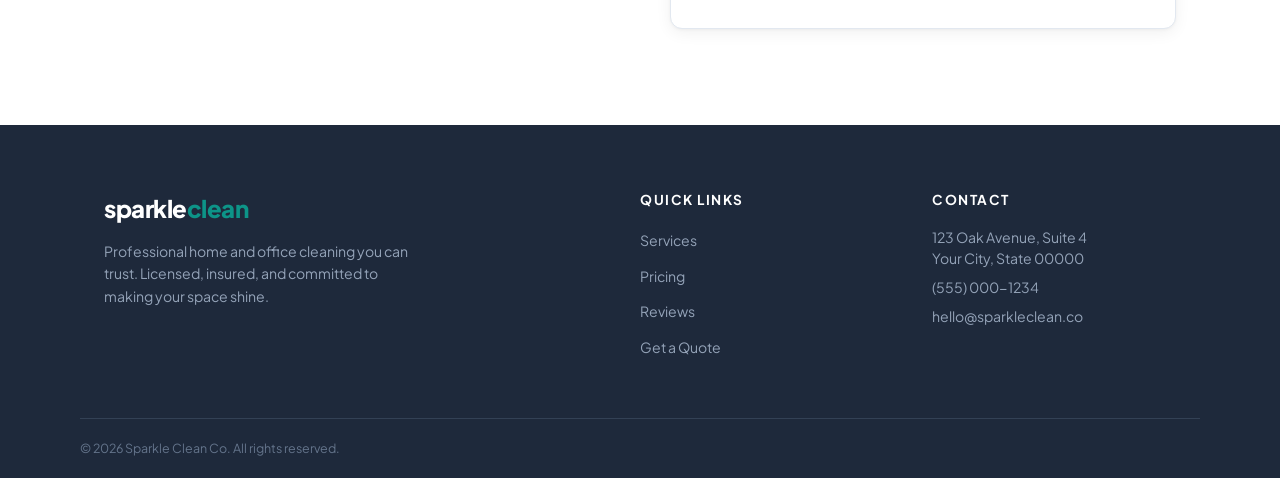
<file: demos/sparkleclean/index.html>
<!DOCTYPE html>
<html lang="en">
<head>
  <meta charset="UTF-8">
  <meta name="viewport" content="width=device-width, initial-scale=1.0">
  <title>Sparkle Clean Co. — Come Home to Clean</title>
  <link rel="preconnect" href="https://fonts.googleapis.com">
  <link rel="preconnect" href="https://fonts.gstatic.com" crossorigin>
  <link href="https://fonts.googleapis.com/css2?family=Plus+Jakarta+Sans:wght@400;500;600;700;800&display=swap" rel="stylesheet">
  <link rel="stylesheet" href="style.css">
</head>
<body>

  <!-- NAV -->
  <nav class="nav">
    <div class="container nav-inner">
      <a href="#" class="logo">sparkle<span>clean</span></a>
      <ul class="nav-links">
        <li><a href="#services">Services</a></li>
        <li><a href="#how-it-works">How It Works</a></li>
        <li><a href="#pricing">Pricing</a></li>
        <li><a href="#testimonials">Reviews</a></li>
      </ul>
      <a href="#contact" class="btn btn-sm">Get a Free Quote</a>
    </div>
  </nav>

  <!-- HERO -->
  <header class="hero">
    <div class="container hero-content">
      <div class="hero-text">
        <div class="hero-badge">Trusted by 500+ homes in the area</div>
        <h1>Come Home<br>to Clean.</h1>
        <p class="hero-sub">Life's too short to spend it scrubbing floors. We handle the mess so you can enjoy the rest. Professional cleaning that actually feels personal.</p>
        <div class="hero-actions">
          <a href="#contact" class="btn">Get Your Free Quote</a>
          <div class="hero-trust">
            <div class="trust-avatars">
              <span class="avatar">J</span>
              <span class="avatar">M</span>
              <span class="avatar">S</span>
              <span class="avatar">+</span>
            </div>
            <span class="trust-text">4.9 stars from 200+ reviews</span>
          </div>
        </div>
      </div>
      <div class="hero-visual">
        <div class="hero-card">
          <div class="hero-card-icon">&#10003;</div>
          <span>Licensed &amp; Insured</span>
        </div>
        <div class="hero-card">
          <div class="hero-card-icon">&#9883;</div>
          <span>Eco-Friendly Products</span>
        </div>
        <div class="hero-card">
          <div class="hero-card-icon">&#9733;</div>
          <span>100% Satisfaction</span>
        </div>
      </div>
    </div>
  </header>

  <!-- TRUST BADGES -->
  <section class="trust-bar">
    <div class="container trust-bar-inner">
      <div class="trust-item">
        <div class="trust-icon">&#128274;</div>
        <div>
          <strong>Licensed</strong>
          <span>Fully licensed business</span>
        </div>
      </div>
      <div class="trust-item">
        <div class="trust-icon">&#128737;</div>
        <div>
          <strong>Insured</strong>
          <span>$2M liability coverage</span>
        </div>
      </div>
      <div class="trust-item">
        <div class="trust-icon">&#9989;</div>
        <div>
          <strong>Background Checked</strong>
          <span>Every team member vetted</span>
        </div>
      </div>
      <div class="trust-item">
        <div class="trust-icon">&#127807;</div>
        <div>
          <strong>Eco-Friendly</strong>
          <span>Non-toxic, safe products</span>
        </div>
      </div>
    </div>
  </section>

  <!-- SERVICES -->
  <section id="services" class="section">
    <div class="container">
      <div class="section-header centered">
        <span class="section-tag">Our Services</span>
        <h2>Cleaning That Fits Your Life</h2>
        <p class="section-sub">Whether it's a weekly refresh or a top-to-bottom deep clean, we bring the same attention to detail every single time.</p>
      </div>

      <div class="services-grid">
        <div class="service-card">
          <div class="service-emoji">&#128171;</div>
          <h3>Standard Clean</h3>
          <p>Kitchen, bathrooms, floors, dusting, and surface wipe-down. The essentials, done right. Perfect for weekly or bi-weekly maintenance.</p>
          <ul class="service-includes">
            <li>All rooms vacuumed &amp; mopped</li>
            <li>Bathrooms sanitized</li>
            <li>Kitchen counters &amp; appliances</li>
            <li>Dusting all reachable surfaces</li>
          </ul>
        </div>
        <div class="service-card">
          <div class="service-emoji">&#10024;</div>
          <h3>Deep Clean</h3>
          <p>Everything in the standard clean, plus inside cabinets, behind appliances, baseboards, and detail work. The reset your home needs.</p>
          <ul class="service-includes">
            <li>Everything in Standard Clean</li>
            <li>Inside oven &amp; fridge</li>
            <li>Baseboards &amp; light fixtures</li>
            <li>Window sills &amp; blinds</li>
          </ul>
        </div>
        <div class="service-card">
          <div class="service-emoji">&#127968;</div>
          <h3>Move-In / Move-Out</h3>
          <p>Starting fresh or leaving it spotless for the next person. We clean every inch — closets, cabinets, fixtures — so you don't have to.</p>
          <ul class="service-includes">
            <li>Every room deep cleaned</li>
            <li>All closets &amp; cabinets wiped</li>
            <li>Garage sweep (if applicable)</li>
            <li>Walls &amp; switch plates cleaned</li>
          </ul>
        </div>
        <div class="service-card">
          <div class="service-emoji">&#128188;</div>
          <h3>Office Clean</h3>
          <p>A clean workspace keeps your team healthy and productive. We handle offices, shared spaces, restrooms, and break rooms.</p>
          <ul class="service-includes">
            <li>Desks &amp; workstations</li>
            <li>Restroom sanitization</li>
            <li>Break room &amp; common areas</li>
            <li>Trash removal &amp; recycling</li>
          </ul>
        </div>
      </div>
    </div>
  </section>

  <!-- HOW IT WORKS -->
  <section id="how-it-works" class="section section-alt">
    <div class="container">
      <div class="section-header centered">
        <span class="section-tag">How It Works</span>
        <h2>Clean Home in 3 Simple Steps</h2>
        <p class="section-sub">No hassle, no hidden fees, no contracts. Just great cleaning you can count on.</p>
      </div>

      <div class="steps-grid">
        <div class="step-card">
          <div class="step-number">1</div>
          <h3>Tell Us What You Need</h3>
          <p>Fill out the quick form below or give us a call. Let us know your home size, the service you want, and your preferred date. Takes about 60 seconds.</p>
        </div>
        <div class="step-connector"></div>
        <div class="step-card">
          <div class="step-number">2</div>
          <h3>We Handle Everything</h3>
          <p>Our vetted, background-checked team arrives on time with all supplies and equipment. We clean thoroughly — you don't need to lift a finger.</p>
        </div>
        <div class="step-connector"></div>
        <div class="step-card">
          <div class="step-number">3</div>
          <h3>Enjoy Your Clean Home</h3>
          <p>Walk in and breathe easy. If anything isn't perfect, we'll come back and make it right — that's our 100% satisfaction guarantee.</p>
        </div>
      </div>
    </div>
  </section>

  <!-- PRICING -->
  <section id="pricing" class="section">
    <div class="container">
      <div class="section-header centered">
        <span class="section-tag">Transparent Pricing</span>
        <h2>No Surprises. Just Clean.</h2>
        <p class="section-sub">Straightforward pricing for every home. Every quote is customized to your space, but here's a starting point.</p>
      </div>

      <div class="pricing-grid">
        <div class="price-card">
          <h3>Standard Clean</h3>
          <p class="price-desc">Weekly or bi-weekly maintenance</p>
          <div class="price-amount">
            <span class="price-from">from</span>
            <span class="price-number">$120</span>
          </div>
          <ul class="price-features">
            <li>All rooms cleaned</li>
            <li>Bathrooms &amp; kitchen focus</li>
            <li>Floors, surfaces, dusting</li>
            <li>Eco-friendly products included</li>
          </ul>
          <a href="#contact" class="btn btn-outline btn-full">Get a Quote</a>
        </div>

        <div class="price-card popular">
          <div class="popular-badge">Most Popular</div>
          <h3>Deep Clean</h3>
          <p class="price-desc">The full reset for your home</p>
          <div class="price-amount">
            <span class="price-from">from</span>
            <span class="price-number">$220</span>
          </div>
          <ul class="price-features">
            <li>Everything in Standard</li>
            <li>Inside appliances &amp; cabinets</li>
            <li>Baseboards &amp; detail work</li>
            <li>Priority scheduling</li>
          </ul>
          <a href="#contact" class="btn btn-full">Get a Quote</a>
        </div>

        <div class="price-card">
          <h3>Move-In / Out</h3>
          <p class="price-desc">Leave it spotless or start fresh</p>
          <div class="price-amount">
            <span class="price-from">from</span>
            <span class="price-number">$350</span>
          </div>
          <ul class="price-features">
            <li>Every room, every surface</li>
            <li>Closets, cabinets, fixtures</li>
            <li>Garage sweep included</li>
            <li>Same-week availability</li>
          </ul>
          <a href="#contact" class="btn btn-outline btn-full">Get a Quote</a>
        </div>

        <div class="price-card">
          <h3>Office Clean</h3>
          <p class="price-desc">Keep your workspace spotless</p>
          <div class="price-amount">
            <span class="price-from">from</span>
            <span class="price-number">$180<span class="price-plus">+</span></span>
          </div>
          <ul class="price-features">
            <li>Customized to your space</li>
            <li>After-hours available</li>
            <li>Restroom &amp; break room</li>
            <li>Weekly / monthly plans</li>
          </ul>
          <a href="#contact" class="btn btn-outline btn-full">Get a Quote</a>
        </div>
      </div>
    </div>
  </section>

  <!-- TESTIMONIALS -->
  <section id="testimonials" class="section section-alt">
    <div class="container">
      <div class="section-header centered">
        <span class="section-tag">What People Say</span>
        <h2>Real Reviews, Real Results</h2>
        <p class="section-sub">We let our work (and our clients) speak for us.</p>
      </div>

      <div class="testimonials-grid">
        <div class="testimonial-card">
          <div class="testimonial-stars">&#9733;&#9733;&#9733;&#9733;&#9733;</div>
          <p>"I've tried three different cleaning services in the past two years. Sparkle Clean is the only one I've stuck with. They're thorough, on time, and my house smells amazing after every visit."</p>
          <div class="testimonial-author">
            <div class="author-avatar">J</div>
            <div>
              <strong>Jessica M.</strong>
              <span>Bi-weekly standard clean</span>
            </div>
          </div>
        </div>
        <div class="testimonial-card">
          <div class="testimonial-stars">&#9733;&#9733;&#9733;&#9733;&#9733;</div>
          <p>"Hired them for a move-out clean on our rental. The landlord said it was the cleanest the unit had ever been returned. Got our full deposit back. Worth every penny."</p>
          <div class="testimonial-author">
            <div class="author-avatar">D</div>
            <div>
              <strong>David R.</strong>
              <span>Move-out deep clean</span>
            </div>
          </div>
        </div>
        <div class="testimonial-card">
          <div class="testimonial-stars">&#9733;&#9733;&#9733;&#9733;&#9733;</div>
          <p>"As a working mom with two kids under 5, this service has been a lifesaver. I come home to a clean house every Thursday and it genuinely improves my entire week."</p>
          <div class="testimonial-author">
            <div class="author-avatar">S</div>
            <div>
              <strong>Sarah K.</strong>
              <span>Weekly standard clean</span>
            </div>
          </div>
        </div>
      </div>
    </div>
  </section>

  <!-- CONTACT FORM -->
  <section id="contact" class="section">
    <div class="container">
      <div class="contact-layout">
        <div class="contact-text">
          <span class="section-tag">Get Started</span>
          <h2>Request Your Free Quote</h2>
          <p>Tell us about your space and we'll get back to you within 2 hours during business hours. No obligations, no pressure — just a straightforward quote.</p>

          <div class="contact-perks">
            <div class="perk">
              <span class="perk-icon">&#128336;</span>
              <div>
                <strong>Fast Response</strong>
                <span>Quotes within 2 hours</span>
              </div>
            </div>
            <div class="perk">
              <span class="perk-icon">&#128176;</span>
              <div>
                <strong>No Hidden Fees</strong>
                <span>Price you see is the price you pay</span>
              </div>
            </div>
            <div class="perk">
              <span class="perk-icon">&#128170;</span>
              <div>
                <strong>Satisfaction Guarantee</strong>
                <span>Not happy? We'll re-clean free</span>
              </div>
            </div>
          </div>
        </div>

        <form class="contact-form" action="#" method="POST">
          <div class="form-row">
            <div class="form-group">
              <label for="name">Full Name</label>
              <input type="text" id="name" name="name" placeholder="Jane Smith" required>
            </div>
            <div class="form-group">
              <label for="email">Email Address</label>
              <input type="email" id="email" name="email" placeholder="jane@example.com" required>
            </div>
          </div>
          <div class="form-row">
            <div class="form-group">
              <label for="phone">Phone Number</label>
              <input type="tel" id="phone" name="phone" placeholder="(555) 000-0000">
            </div>
            <div class="form-group">
              <label for="service">Service Needed</label>
              <select id="service" name="service" required>
                <option value="" disabled selected>Choose a service...</option>
                <option value="standard">Standard Clean ($120+)</option>
                <option value="deep">Deep Clean ($220+)</option>
                <option value="moveinout">Move-In / Move-Out ($350+)</option>
                <option value="office">Office Clean ($180+)</option>
                <option value="other">Other / Not Sure</option>
              </select>
            </div>
          </div>
          <div class="form-group">
            <label for="date">Preferred Date</label>
            <input type="date" id="date" name="date">
          </div>
          <div class="form-group">
            <label for="message">Tell Us About Your Space</label>
            <textarea id="message" name="message" rows="4" placeholder="Approximate square footage, number of bedrooms/bathrooms, any special requests..."></textarea>
          </div>
          <button type="submit" class="btn btn-full">Send My Free Quote Request</button>
          <p class="form-note">We'll respond within 2 hours. No spam, ever.</p>
        </form>
      </div>
    </div>
  </section>

  <!-- FOOTER -->
  <footer class="footer">
    <div class="container footer-inner">
      <div class="footer-brand">
        <a href="#" class="logo">sparkle<span>clean</span></a>
        <p>Professional home and office cleaning you can trust. Licensed, insured, and committed to making your space shine.</p>
      </div>
      <div class="footer-links">
        <h4>Quick Links</h4>
        <ul>
          <li><a href="#services">Services</a></li>
          <li><a href="#pricing">Pricing</a></li>
          <li><a href="#testimonials">Reviews</a></li>
          <li><a href="#contact">Get a Quote</a></li>
        </ul>
      </div>
      <div class="footer-contact">
        <h4>Contact</h4>
        <p>123 Oak Avenue, Suite 4<br>Your City, State 00000</p>
        <p><a href="tel:5550001234">(555) 000-1234</a></p>
        <p><a href="mailto:hello@sparkleclean.co">hello@sparkleclean.co</a></p>
      </div>
    </div>
    <div class="container footer-bottom">
      <p>&copy; 2026 Sparkle Clean Co. All rights reserved.</p>
    </div>
  </footer>

</body>
</html>
</file>
<file: style.css>
/* ============================================
   Domain & Raised — Editorial Redesign
   Warm cream. Bold serif. Sharp details.
   ============================================ */

:root {
  --bg: #FAF7F2;
  --bg-alt: #F0EDE6;
  --bg-dark: #1A1816;
  --bg-dark-card: #262320;
  --bg-dark-elevated: #302D28;

  --ink: #1A1816;
  --ink-soft: #5C5856;
  --ink-faint: #9C9894;
  --ink-on-dark: #FAF7F2;
  --ink-dim-on-dark: #A8A4A0;

  --vermillion: #D4421E;
  --vermillion-light: #FFF0EC;
  --vermillion-glow: rgba(212, 66, 30, 0.15);
  --indigo: #2E2B7C;
  --gold: #E8A817;
  --green: #2D8A4E;

  --border: #E2DED8;
  --border-strong: #C8C4BC;
  --border-dark: #3A3836;

  --radius: 10px;
  --radius-sm: 6px;
  --radius-lg: 16px;

  --ease: cubic-bezier(0.4, 0, 0.2, 1);
  --ease-spring: cubic-bezier(0.34, 1.56, 0.64, 1);
  --duration: 0.35s;
}

/* ========== RESET ========== */
*, *::before, *::after { box-sizing: border-box; margin: 0; padding: 0; }
html { scroll-behavior: smooth; scroll-padding-top: 80px; }
body {
  font-family: 'DM Sans', -apple-system, BlinkMacSystemFont, sans-serif;
  background: var(--bg);
  color: var(--ink);
  line-height: 1.65;
  -webkit-font-smoothing: antialiased;
  -moz-osx-font-smoothing: grayscale;
  overflow-x: hidden;
}
a { color: var(--vermillion); text-decoration: none; transition: color var(--duration) var(--ease); }
a:hover { color: var(--indigo); }
img { max-width: 100%; display: block; }
ul { list-style: none; }

h1, h2, h3, h4 {
  font-family: 'Instrument Serif', Georgia, serif;
  line-height: 1.1;
  font-weight: 400;
  letter-spacing: -0.01em;
}

.container { max-width: 1200px; margin: 0 auto; padding: 0 24px; }

/* ========== GRAIN ========== */
.grain {
  position: fixed;
  inset: 0;
  pointer-events: none;
  z-index: 9999;
  opacity: 0.03;
  background-image: url("data:image/svg+xml,%3Csvg xmlns='http://www.w3.org/2000/svg' width='300' height='300'%3E%3Cfilter id='n'%3E%3CfeTurbulence type='fractalNoise' baseFrequency='.8' numOctaves='4' stitchTiles='stitch'/%3E%3C/filter%3E%3Crect width='100%25' height='100%25' filter='url(%23n)'/%3E%3C/svg%3E");
}

/* ========== NAV ========== */
#nav {
  position: fixed; top: 0; left: 0; right: 0; z-index: 1000;
  background: rgba(250, 247, 242, 0.8);
  backdrop-filter: blur(20px);
  -webkit-backdrop-filter: blur(20px);
  border-bottom: 1px solid transparent;
  transition: all var(--duration) var(--ease);
}
#nav.scrolled {
  background: rgba(250, 247, 242, 0.95);
  border-bottom-color: var(--border);
}
.nav-inner {
  max-width: 1200px; margin: 0 auto; padding: 0 24px;
  display: flex; align-items: center; justify-content: space-between;
  height: 72px;
}
.logo {
  font-family: 'DM Sans', sans-serif;
  font-size: 1.35rem; font-weight: 700;
  color: var(--ink);
  letter-spacing: -0.02em;
}
.logo span { color: var(--vermillion); font-weight: 400; }
.logo:hover { color: var(--ink); }
.nav-links { display: flex; align-items: center; gap: 36px; }
.nav-links a {
  color: var(--ink-soft); font-size: 0.9rem; font-weight: 500;
  transition: color var(--duration) var(--ease);
  letter-spacing: 0.01em;
}
.nav-links a:hover { color: var(--ink); }
.btn-nav {
  background: var(--ink) !important;
  color: var(--bg) !important;
  padding: 10px 22px; border-radius: var(--radius-sm);
  font-weight: 600 !important;
  font-size: 0.85rem !important;
  letter-spacing: 0.02em;
  transition: all var(--duration) var(--ease) !important;
}
.btn-nav:hover {
  background: var(--vermillion) !important;
  color: #fff !important;
  transform: translateY(-1px);
}

.menu-toggle {
  display: none; background: none; border: none; cursor: pointer;
  flex-direction: column; gap: 5px; padding: 8px;
}
.menu-toggle span {
  display: block; width: 22px; height: 2px;
  background: var(--ink); border-radius: 2px;
  transition: all var(--duration) var(--ease);
  transform-origin: center;
}
.menu-toggle.active span:nth-child(1) { transform: translateY(7px) rotate(45deg); }
.menu-toggle.active span:nth-child(2) { opacity: 0; }
.menu-toggle.active span:nth-child(3) { transform: translateY(-7px) rotate(-45deg); }

/* ========== BUTTONS ========== */
.btn {
  display: inline-flex; align-items: center; justify-content: center;
  padding: 14px 30px; border-radius: var(--radius-sm);
  font-family: 'DM Sans', sans-serif;
  font-size: 0.95rem; font-weight: 600;
  cursor: pointer; transition: all var(--duration) var(--ease);
  border: none; text-decoration: none;
  letter-spacing: 0.01em;
}
.btn-primary { background: var(--vermillion); color: #fff; }
.btn-primary:hover {
  background: #BF3A1A; color: #fff;
  transform: translateY(-2px);
  box-shadow: 0 8px 25px rgba(212, 66, 30, 0.3);
}
.btn-ghost {
  background: transparent; color: var(--ink);
  border: 1.5px solid var(--border-strong);
}
.btn-ghost:hover {
  border-color: var(--ink); background: var(--bg-alt); color: var(--ink);
}
.btn-outline {
  background: transparent; color: var(--vermillion);
  border: 1.5px solid var(--vermillion);
}
.btn-outline:hover { background: var(--vermillion); color: #fff; }
.btn-full { width: 100%; }
.btn-sm { padding: 10px 20px; font-size: 0.82rem; margin-top: 14px; }

/* Dark section button overrides */
.section-dark .btn-primary { background: var(--gold); color: var(--bg-dark); }
.section-dark .btn-primary:hover {
  background: #D49A14; color: var(--bg-dark);
  box-shadow: 0 8px 25px rgba(232, 168, 23, 0.3);
}
.section-dark .btn-outline {
  color: var(--gold); border-color: var(--gold);
}
.section-dark .btn-outline:hover {
  background: var(--gold); color: var(--bg-dark);
}

/* ========== HERO ========== */
#hero {
  padding: 140px 0 60px;
  position: relative;
}
.hero-tag {
  font-size: 0.8rem; font-weight: 600;
  text-transform: uppercase; letter-spacing: 3px;
  color: var(--vermillion);
  margin-bottom: 32px;
}
.hero-split {
  display: grid; grid-template-columns: 1.15fr 0.85fr;
  gap: 60px; align-items: center;
  margin-bottom: 64px;
}
#hero h1 {
  font-size: clamp(2.8rem, 5.5vw, 4.2rem);
  color: var(--ink);
  margin-bottom: 16px;
  letter-spacing: -0.02em;
}
#hero h1 em {
  color: var(--vermillion);
  font-style: italic;
}
.hero-kicker {
  font-family: 'DM Sans', sans-serif;
  font-size: 1.3rem;
  color: var(--ink-soft);
  font-weight: 500;
  margin-bottom: 24px;
}
.hero-sub {
  font-size: 1.05rem; color: var(--ink-soft);
  line-height: 1.75; margin-bottom: 36px;
  max-width: 500px;
}
.hero-ctas { display: flex; gap: 14px; flex-wrap: wrap; }

/* Hero Stats */
.hero-stats {
  display: flex; align-items: center;
  border-top: 1px solid var(--border);
  border-bottom: 1px solid var(--border);
  padding: 28px 0;
}
.stat-item {
  flex: 1; display: flex; flex-direction: column; align-items: center;
  text-align: center; padding: 0 24px;
}
.stat-num {
  font-family: 'Instrument Serif', serif;
  font-size: 2rem; color: var(--ink);
  line-height: 1; margin-bottom: 6px;
}
.stat-label {
  font-size: 0.8rem; color: var(--ink-faint);
  letter-spacing: 0.02em;
}
.stat-divider {
  width: 1px; height: 48px;
  background: var(--border);
  flex-shrink: 0;
}

/* ========== TERMINAL ========== */
.terminal {
  background: var(--bg-dark);
  border: 1px solid var(--border);
  border-radius: var(--radius-lg);
  overflow: hidden;
  box-shadow:
    0 25px 50px -12px rgba(26, 24, 22, 0.15),
    0 12px 24px -8px rgba(26, 24, 22, 0.1);
  transform: rotate(-1.5deg);
  transition: transform 0.5s var(--ease-spring);
}
.terminal:hover { transform: rotate(0deg); }
.terminal-bar {
  display: flex; align-items: center; gap: 8px;
  padding: 14px 18px;
  background: var(--bg-dark-card);
  border-bottom: 1px solid var(--border-dark);
}
.dot { width: 12px; height: 12px; border-radius: 50%; }
.dot:nth-child(1) { background: var(--vermillion); }
.dot:nth-child(2) { background: var(--gold); }
.dot:nth-child(3) { background: var(--green); }
.terminal-title {
  flex: 1; text-align: center;
  font-size: 0.72rem; color: var(--ink-dim-on-dark);
  font-family: 'DM Sans', sans-serif; font-weight: 500;
}
.terminal-body {
  padding: 22px;
  font-family: 'DM Mono', 'JetBrains Mono', 'Fira Code', 'Consolas', monospace;
  font-size: 0.78rem; line-height: 1.9;
  color: var(--ink-dim-on-dark);
}
.t-prompt { color: var(--vermillion); font-weight: 700; }
.t-cmd { color: #8B8ADB; }
.t-output { color: var(--ink-dim-on-dark); opacity: 0.7; }
.t-check { color: var(--green); font-weight: 600; }
.t-success { color: var(--green); font-weight: 600; }
.t-cursor {
  display: inline-block; color: var(--vermillion);
  animation: blink 1s step-end infinite;
}
@keyframes blink { 50% { opacity: 0; } }

.terminal-body p {
  opacity: 0; transform: translateX(-8px);
  transition: opacity 0.3s var(--ease), transform 0.3s var(--ease);
}

/* ========== MARQUEE ========== */
.marquee-section {
  background: var(--vermillion);
  padding: 16px 0;
  overflow: hidden;
}
.marquee-track {
  display: flex; align-items: center;
  animation: marquee 25s linear infinite;
  width: max-content;
  will-change: transform;
}
.marquee-track span {
  font-family: 'Instrument Serif', serif;
  font-size: 1.15rem;
  font-style: italic;
  color: #fff;
  white-space: nowrap;
  padding: 0 20px;
}
.marquee-dot {
  font-size: 0.5rem !important;
  font-style: normal !important;
  opacity: 0.5;
  padding: 0 8px !important;
}
@keyframes marquee {
  0% { transform: translateX(0); }
  100% { transform: translateX(-50%); }
}

/* ========== SECTIONS ========== */
.section { padding: 100px 0; }
.section-dark {
  background: var(--bg-dark);
  color: var(--ink-on-dark);
}
.section-alt { background: var(--bg-alt); }

.section-header { margin-bottom: 56px; }
.section-tag {
  font-family: 'DM Sans', sans-serif;
  font-size: 0.75rem; font-weight: 600;
  text-transform: uppercase; letter-spacing: 3px;
  color: var(--vermillion);
  margin-bottom: 12px;
}
.section-dark .section-tag { color: var(--gold); }
.section-title { font-size: clamp(2rem, 4vw, 3rem); }
.section-dark .section-title { color: var(--ink-on-dark); }
.section-title em { color: var(--vermillion); }
.section-dark .section-title em { color: var(--gold); }

/* ========== PAIN / PROBLEM ========== */
.pain-grid {
  display: grid; grid-template-columns: repeat(2, 1fr);
  gap: 1px;
  background: var(--border);
  border: 1px solid var(--border);
  border-radius: var(--radius);
  overflow: hidden;
}
.pain-card {
  background: var(--bg);
  padding: 40px;
  position: relative;
  transition: background var(--duration) var(--ease);
}
.pain-card:hover { background: var(--bg-alt); }
.pain-num {
  font-family: 'Instrument Serif', serif;
  font-size: 3.5rem;
  color: var(--border);
  position: absolute;
  top: 20px; right: 24px;
  line-height: 1;
  transition: color var(--duration) var(--ease);
}
.pain-card:hover .pain-num { color: var(--vermillion); opacity: 0.2; }
.pain-card h3 {
  font-family: 'DM Sans', sans-serif;
  font-size: 1.15rem; font-weight: 700;
  margin-bottom: 10px;
}
.pain-card p { color: var(--ink-soft); font-size: 0.95rem; line-height: 1.7; }

/* ========== SERVICES ========== */
.services-grid {
  display: grid; grid-template-columns: repeat(3, 1fr);
  gap: 20px; margin-bottom: 48px;
}
.service-card {
  background: var(--bg-dark-card);
  border: 1px solid var(--border-dark);
  border-radius: var(--radius);
  padding: 36px 28px;
  position: relative;
  transition: all var(--duration) var(--ease);
}
.service-card:hover {
  transform: translateY(-6px);
  box-shadow: 0 20px 40px rgba(0, 0, 0, 0.3);
  border-color: rgba(255,255,255,0.1);
}
.service-card.featured {
  border-color: var(--gold);
  background: var(--bg-dark-elevated);
}
.service-badge {
  position: absolute; top: -12px; right: 24px;
  background: var(--gold); color: var(--bg-dark);
  font-size: 0.7rem; font-weight: 700;
  padding: 5px 14px; border-radius: 20px;
  text-transform: uppercase; letter-spacing: 0.5px;
  font-family: 'DM Sans', sans-serif;
}
.service-num {
  font-family: 'Instrument Serif', serif;
  font-size: 3.5rem;
  color: rgba(255, 255, 255, 0.06);
  margin-bottom: 4px; line-height: 1;
}
.service-card h3 {
  font-family: 'DM Sans', sans-serif;
  font-size: 1.25rem; font-weight: 700;
  margin-bottom: 12px;
  color: var(--ink-on-dark);
}
.service-card > p {
  color: var(--ink-dim-on-dark);
  margin-bottom: 24px; font-size: 0.93rem; line-height: 1.7;
}
.service-card > p em { font-style: italic; color: var(--ink-on-dark); }
.service-features { margin-bottom: 24px; }
.service-features li {
  padding: 7px 0; color: var(--ink-dim-on-dark);
  font-size: 0.88rem;
  padding-left: 22px; position: relative;
}
.service-features li::before {
  content: ''; position: absolute; left: 0; top: 14px;
  width: 6px; height: 6px; border-radius: 50%;
  background: var(--gold);
}
.service-price {
  font-size: 1rem; color: var(--ink-on-dark);
  border-top: 1px solid var(--border-dark);
  padding-top: 18px; font-weight: 500;
}
.service-price strong {
  font-family: 'Instrument Serif', serif;
  font-size: 1.6rem; color: var(--gold); font-weight: 400;
}

/* Bundle Banner */
.bundle-banner {
  display: flex; align-items: center; justify-content: space-between;
  background: var(--bg-dark-card);
  border: 2px dashed var(--gold);
  border-radius: var(--radius);
  padding: 32px 40px; gap: 32px;
  position: relative; overflow: hidden;
}
.bundle-banner::before {
  content: 'BUNDLE';
  position: absolute; top: -14px; left: -14px;
  font-family: 'DM Sans', sans-serif;
  font-size: 8rem; font-weight: 800;
  color: rgba(232, 168, 23, 0.03);
  letter-spacing: -0.04em;
  line-height: 1; pointer-events: none;
}
.bundle-text h3 {
  font-family: 'DM Sans', sans-serif;
  font-size: 1.3rem; font-weight: 700;
  margin-bottom: 6px;
  color: var(--ink-on-dark);
}
.bundle-text p { color: var(--ink-dim-on-dark); }
.bundle-price {
  display: flex; align-items: center; gap: 16px;
  flex-shrink: 0;
}
.bundle-savings {
  background: var(--gold); color: var(--bg-dark);
  font-size: 0.72rem; font-weight: 700;
  padding: 4px 12px; border-radius: 20px;
  text-transform: uppercase; letter-spacing: 0.5px;
  font-family: 'DM Sans', sans-serif;
}
.bundle-was {
  font-size: 1rem; color: var(--ink-faint);
  text-decoration: line-through;
}
.bundle-now {
  font-family: 'Instrument Serif', serif;
  font-size: 2.2rem; color: var(--gold);
}

/* ========== HOW IT WORKS ========== */
.steps-grid {
  display: flex; align-items: flex-start;
  justify-content: center;
}
.step {
  flex: 1; max-width: 320px;
  text-align: center; padding: 40px 32px;
}
.step-num {
  font-family: 'Instrument Serif', serif;
  font-size: 4rem; color: var(--vermillion);
  line-height: 1; margin-bottom: 20px;
  font-style: italic;
}
.step h3 {
  font-family: 'DM Sans', sans-serif;
  font-size: 1.15rem; font-weight: 700;
  margin-bottom: 12px;
}
.step p { color: var(--ink-soft); font-size: 0.93rem; line-height: 1.7; }
.step-connector {
  width: 60px; height: 1px;
  background: var(--border-strong);
  margin-top: 72px;
  flex-shrink: 0;
  position: relative;
}
.step-connector::after {
  content: '\2192';
  position: absolute; top: 50%; left: 50%;
  transform: translate(-50%, -50%);
  color: var(--ink-faint);
  font-size: 1rem;
  background: var(--bg);
  padding: 0 8px;
}

/* ========== PORTFOLIO ========== */
.portfolio-grid {
  display: grid; grid-template-columns: repeat(2, 1fr);
  gap: 24px;
}
.portfolio-card {
  background: var(--bg);
  border: 1px solid var(--border);
  border-radius: var(--radius);
  overflow: hidden;
  transition: all var(--duration) var(--ease);
}
.portfolio-card:hover {
  transform: translateY(-8px);
  box-shadow: 0 20px 40px rgba(26, 24, 22, 0.12);
  border-color: var(--border-strong);
}
.portfolio-placeholder {
  height: 200px; display: flex; flex-direction: column;
  align-items: center; justify-content: center;
  background: linear-gradient(135deg, #2A2724, #1A1816);
  border-bottom: 1px solid var(--border);
  position: relative; overflow: hidden;
}
.portfolio-placeholder::after {
  content: '';
  position: absolute; inset: 0;
  background: linear-gradient(135deg, transparent 40%, rgba(212, 66, 30, 0.1));
}
.portfolio-placeholder.accent {
  background: linear-gradient(135deg, #1A2420, #0F1A16);
}
.portfolio-placeholder.accent::after {
  background: linear-gradient(135deg, transparent 40%, rgba(45, 138, 78, 0.1));
}
.portfolio-placeholder.alt {
  background: linear-gradient(135deg, #2A2030, #1A1424);
}
.portfolio-placeholder.alt::after {
  background: linear-gradient(135deg, transparent 40%, rgba(46, 43, 124, 0.15));
}
.portfolio-placeholder.nasa {
  background: linear-gradient(135deg, #0A0A0A, #1A1508);
  position: relative;
}
.portfolio-placeholder.nasa::before {
  content: '';
  position: absolute; inset: 0;
  background:
    radial-gradient(1px 1px at 20% 30%, rgba(255,255,255,0.4) 0%, transparent 100%),
    radial-gradient(1px 1px at 60% 70%, rgba(255,255,255,0.3) 0%, transparent 100%),
    radial-gradient(1px 1px at 80% 20%, rgba(255,255,255,0.35) 0%, transparent 100%),
    radial-gradient(1px 1px at 40% 80%, rgba(255,255,255,0.25) 0%, transparent 100%),
    radial-gradient(1px 1px at 10% 60%, rgba(255,255,255,0.3) 0%, transparent 100%),
    radial-gradient(1px 1px at 90% 50%, rgba(255,255,255,0.2) 0%, transparent 100%);
  z-index: 0;
}
.portfolio-placeholder.nasa::after {
  background: linear-gradient(135deg, transparent 30%, rgba(232, 168, 23, 0.15));
}
.portfolio-placeholder.nasa span {
  color: var(--gold);
  text-shadow: 0 0 12px rgba(232, 168, 23, 0.4);
}
.portfolio-placeholder span {
  font-family: 'Instrument Serif', serif;
  font-size: 1.4rem; color: #fff;
  position: relative; z-index: 1;
}
.portfolio-placeholder small {
  color: rgba(255,255,255,0.4); font-size: 0.75rem;
  margin-top: 6px;
  position: relative; z-index: 1;
  font-weight: 500;
  text-transform: uppercase; letter-spacing: 1px;
}
.portfolio-info { padding: 28px; }
.portfolio-info h3 {
  font-family: 'DM Sans', sans-serif;
  font-size: 1.1rem; font-weight: 700;
  margin-bottom: 8px;
}
.portfolio-info p {
  color: var(--ink-soft); font-size: 0.9rem;
  margin-bottom: 18px; line-height: 1.7;
}
.portfolio-tags { display: flex; gap: 8px; flex-wrap: wrap; }
.portfolio-tags span {
  padding: 4px 14px; border-radius: 20px;
  font-size: 0.72rem; font-weight: 600;
  background: var(--bg-alt); color: var(--ink-soft);
  border: 1px solid var(--border);
  letter-spacing: 0.02em;
}

/* Portfolio badges */
.live-badge {
  font-family: 'DM Sans', sans-serif;
  font-size: 0.6rem; font-weight: 700;
  text-transform: uppercase; letter-spacing: 1px;
  background: var(--green); color: #fff;
  padding: 2px 8px; border-radius: 10px;
  margin-left: 8px;
  vertical-align: middle;
  position: relative; top: -1px;
}
.demo-badge {
  font-family: 'DM Sans', sans-serif;
  font-size: 0.6rem; font-weight: 700;
  text-transform: uppercase; letter-spacing: 1px;
  background: var(--vermillion); color: #fff;
  padding: 2px 8px; border-radius: 10px;
  margin-left: 8px;
  vertical-align: middle;
  position: relative; top: -1px;
  transition: background var(--duration) var(--ease);
}
a.portfolio-card:hover .demo-badge { background: var(--indigo); }

/* Clickable portfolio cards */
a.portfolio-card {
  color: inherit; text-decoration: none; display: block;
  cursor: pointer;
}
a.portfolio-card:hover { color: inherit; }
a.portfolio-card:hover h3 { color: var(--vermillion); }
a.portfolio-card .portfolio-info h3 {
  transition: color var(--duration) var(--ease);
}

/* ========== PRICING ========== */
.pricing-grid {
  display: grid; grid-template-columns: repeat(3, 1fr);
  gap: 20px; align-items: start;
}
.price-card {
  background: var(--bg);
  border: 1.5px solid var(--border);
  border-radius: var(--radius);
  padding: 40px 28px 36px;
  text-align: center; position: relative;
  transition: all var(--duration) var(--ease);
}
.price-card:hover {
  transform: translateY(-6px);
  box-shadow: 0 16px 40px rgba(26, 24, 22, 0.1);
}
.price-card.popular {
  border-color: var(--vermillion);
  box-shadow: 0 8px 30px rgba(212, 66, 30, 0.1);
  transform: scale(1.04);
}
.price-card.popular:hover { transform: scale(1.04) translateY(-6px); }
.popular-badge {
  position: absolute; top: -14px; left: 50%; transform: translateX(-50%);
  background: var(--vermillion); color: #fff;
  padding: 6px 22px; border-radius: 20px;
  font-size: 0.72rem; font-weight: 700;
  text-transform: uppercase; letter-spacing: 0.5px;
  font-family: 'DM Sans', sans-serif;
}
.price-card h3 {
  font-family: 'DM Sans', sans-serif;
  font-size: 1.1rem; font-weight: 700;
  margin-bottom: 16px; color: var(--ink);
}
.price-amount {
  font-family: 'Instrument Serif', serif;
  font-size: 3.2rem; color: var(--ink);
  line-height: 1;
}
.price-amount small {
  font-size: 1rem; color: var(--ink-soft);
  font-family: 'DM Sans', sans-serif;
}
.price-type {
  color: var(--ink-faint); font-size: 0.88rem;
  margin-bottom: 28px; margin-top: 6px;
}
.savings {
  background: var(--vermillion-light); color: var(--vermillion);
  padding: 3px 12px; border-radius: 10px;
  font-size: 0.75rem; font-weight: 600;
}
.price-card ul { text-align: left; margin-bottom: 28px; }
.price-card li {
  padding: 10px 0; color: var(--ink-soft); font-size: 0.9rem;
  border-bottom: 1px solid var(--border);
  padding-left: 26px; position: relative;
}
.price-card li:last-child { border-bottom: none; }
.price-card li::before {
  content: '\2713'; position: absolute; left: 0; top: 10px;
  color: var(--green); font-weight: 700; font-size: 0.85rem;
}

/* ========== FAQ ========== */
.faq-list { max-width: 720px; margin: 0 auto; }
.faq-item {
  border-bottom: 1px solid var(--border-strong);
}
.faq-item:first-child { border-top: 1px solid var(--border-strong); }
.faq-item summary {
  padding: 22px 0; cursor: pointer;
  font-family: 'DM Sans', sans-serif;
  font-size: 1.05rem; font-weight: 600;
  color: var(--ink); list-style: none;
  display: flex; align-items: center; justify-content: space-between;
  gap: 16px;
  transition: color var(--duration) var(--ease);
}
.faq-item summary:hover { color: var(--vermillion); }
.faq-item summary::-webkit-details-marker { display: none; }
.faq-item summary::after {
  content: '+'; font-size: 1.5rem; color: var(--ink-faint);
  font-weight: 300; transition: all var(--duration) var(--ease);
  flex-shrink: 0;
}
.faq-item[open] summary::after {
  content: '\2212';
  color: var(--vermillion);
}
.faq-item p {
  padding: 0 0 22px; color: var(--ink-soft);
  font-size: 0.95rem; line-height: 1.75;
}

/* ========== CONTACT ========== */
.contact-grid {
  display: grid; grid-template-columns: 1fr 1fr;
  gap: 60px; align-items: start;
}
.contact-text h2 {
  font-size: clamp(2rem, 3.5vw, 2.8rem);
  margin-bottom: 20px;
}
.contact-text h2 em { color: var(--vermillion); }
.contact-text > p {
  color: var(--ink-soft); font-size: 1.05rem;
  margin-bottom: 36px; line-height: 1.75;
}
.contact-details { display: flex; flex-direction: column; gap: 16px; }
.contact-item { display: flex; flex-direction: column; gap: 2px; }
.contact-item strong {
  font-size: 0.75rem; text-transform: uppercase;
  letter-spacing: 2px; color: var(--ink-faint); font-weight: 600;
}
.contact-item span { color: var(--ink); font-weight: 500; }

.contact-form {
  background: var(--bg-alt);
  border: 1px solid var(--border);
  border-radius: var(--radius-lg);
  padding: 40px;
}
.form-group { margin-bottom: 20px; }
.form-group label {
  display: block; font-size: 0.8rem; font-weight: 600;
  color: var(--ink-soft); margin-bottom: 8px;
  text-transform: uppercase; letter-spacing: 1px;
}
.form-group input,
.form-group select,
.form-group textarea {
  width: 100%; padding: 14px 16px;
  background: var(--bg); border: 1.5px solid var(--border);
  border-radius: var(--radius-sm); color: var(--ink);
  font-family: 'DM Sans', sans-serif; font-size: 0.95rem;
  transition: all var(--duration) var(--ease);
}
.form-group input::placeholder,
.form-group textarea::placeholder { color: var(--ink-faint); }
.form-group input:focus,
.form-group select:focus,
.form-group textarea:focus {
  outline: none; border-color: var(--vermillion);
  box-shadow: 0 0 0 3px var(--vermillion-glow);
}
.form-group select { cursor: pointer; }
.form-group textarea { resize: vertical; min-height: 100px; }
.form-note {
  text-align: center; font-size: 0.78rem;
  color: var(--ink-faint); margin-top: 14px;
  font-style: italic;
}

/* ========== FOOTER ========== */
footer {
  background: var(--bg-dark);
  padding: 56px 0;
}
.footer-inner {
  display: flex; align-items: center; justify-content: space-between;
  flex-wrap: wrap; gap: 24px;
}
.footer-brand .logo { color: var(--ink-on-dark); }
.footer-brand .logo:hover { color: var(--ink-on-dark); }
.footer-brand p {
  color: var(--ink-dim-on-dark); font-size: 0.85rem; margin-top: 10px;
}
.footer-links { display: flex; gap: 28px; }
.footer-links a {
  color: var(--ink-dim-on-dark); font-size: 0.88rem; font-weight: 500;
  transition: color var(--duration) var(--ease);
}
.footer-links a:hover { color: var(--ink-on-dark); }
.footer-copy p { color: rgba(250, 247, 242, 0.3); font-size: 0.78rem; }

/* ========== SCROLL ANIMATIONS ========== */
[data-reveal] {
  opacity: 0;
  transform: translateY(24px);
  transition: opacity 0.6s var(--ease), transform 0.6s var(--ease);
  transition-delay: calc(var(--stagger, 0) * 80ms);
}
[data-reveal].revealed {
  opacity: 1;
  transform: translateY(0);
}

.section-header {
  opacity: 0;
  transform: translateY(20px);
  transition: opacity 0.5s var(--ease), transform 0.5s var(--ease);
}
.section-header.revealed {
  opacity: 1;
  transform: translateY(0);
}

/* ========== RESPONSIVE ========== */
@media (max-width: 1024px) {
  .hero-split { grid-template-columns: 1fr; gap: 40px; }
  .hero-visual { order: -1; }
  .terminal { transform: rotate(0deg); }
  .services-grid { grid-template-columns: 1fr 1fr; }
  .portfolio-grid { grid-template-columns: 1fr 1fr; }
  .pricing-grid { grid-template-columns: 1fr 1fr; }
  .price-card.popular { transform: scale(1); }
  .price-card.popular:hover { transform: translateY(-6px); }
}

@media (max-width: 768px) {
  .menu-toggle { display: flex; }
  .nav-links {
    position: fixed; top: 72px; left: 0; right: 0;
    background: rgba(250, 247, 242, 0.98);
    backdrop-filter: blur(20px);
    -webkit-backdrop-filter: blur(20px);
    flex-direction: column; padding: 24px;
    gap: 16px;
    border-bottom: 1px solid var(--border);
    transform: translateY(-120%);
    transition: transform var(--duration) var(--ease);
  }
  .nav-links.open { transform: translateY(0); }
  .nav-links a { font-size: 1.1rem; color: var(--ink); }

  #hero { padding: 100px 0 40px; }
  .hero-stats { flex-direction: column; gap: 20px; }
  .stat-divider { width: 48px; height: 1px; }

  .pain-grid { grid-template-columns: 1fr; gap: 0; }
  .services-grid { grid-template-columns: 1fr; }
  .portfolio-grid { grid-template-columns: 1fr; }
  .pricing-grid { grid-template-columns: 1fr; }

  .steps-grid { flex-direction: column; align-items: center; }
  .step-connector {
    width: 1px; height: 40px; margin: 0;
  }
  .step-connector::after { display: none; }

  .bundle-banner {
    flex-direction: column; text-align: center;
    padding: 28px 24px;
  }
  .bundle-price {
    flex-direction: column; gap: 10px; align-items: center;
  }

  .contact-grid { grid-template-columns: 1fr; gap: 40px; }

  .footer-inner { flex-direction: column; text-align: center; }
  .footer-links { flex-wrap: wrap; justify-content: center; }

  .section { padding: 64px 0; }
  .section-header { margin-bottom: 40px; }
  .marquee-track span { font-size: 0.95rem; }
}

@media (max-width: 480px) {
  #hero h1 { font-size: 2.2rem; }
  .hero-kicker { font-size: 1.1rem; }
  .terminal-body { font-size: 0.68rem; padding: 16px; }
  .contact-form { padding: 24px; }
  .pain-card { padding: 28px 20px; }
  .pain-num { font-size: 2.5rem; }
}
</file>
<file: demos/freshcuts/style.css>
/* ============================================
   Fresh Cuts Barbershop
   Dark charcoal + gold/amber. Masculine. Clean.
   ============================================ */

:root {
  --bg: #1a1a1a;
  --bg-darker: #111111;
  --bg-card: #222222;
  --bg-elevated: #2a2a2a;
  --accent: #d4a853;
  --accent-hover: #e0ba6a;
  --accent-dim: rgba(212, 168, 83, 0.1);
  --accent-glow: rgba(212, 168, 83, 0.25);
  --text: #f0ece4;
  --text-dim: #a8a49c;
  --text-muted: #6b6760;
  --border: #333333;
  --radius: 8px;
  --transition: 0.3s ease;
}

/* RESET */
*, *::before, *::after { box-sizing: border-box; margin: 0; padding: 0; }
html { scroll-behavior: smooth; scroll-padding-top: 80px; }

body {
  font-family: 'Inter', -apple-system, BlinkMacSystemFont, sans-serif;
  background: var(--bg);
  color: var(--text);
  line-height: 1.6;
  -webkit-font-smoothing: antialiased;
}

a { color: var(--accent); text-decoration: none; transition: color var(--transition); }
a:hover { color: var(--accent-hover); }
img { max-width: 100%; display: block; }

.container {
  max-width: 1100px;
  margin: 0 auto;
  padding: 0 24px;
}

/* ---- BUTTONS ---- */
.btn {
  display: inline-block;
  background: var(--accent);
  color: #1a1a1a;
  font-family: 'Bebas Neue', 'Arial Black', sans-serif;
  font-size: 1.1rem;
  letter-spacing: 1.5px;
  padding: 14px 32px;
  border-radius: var(--radius);
  border: 2px solid var(--accent);
  cursor: pointer;
  transition: all var(--transition);
  text-transform: uppercase;
}
.btn:hover {
  background: transparent;
  color: var(--accent);
}
.btn-outline {
  background: transparent;
  color: var(--accent);
}
.btn-outline:hover {
  background: var(--accent);
  color: #1a1a1a;
}
.btn-sm { padding: 10px 22px; font-size: 0.95rem; }
.btn-lg { padding: 18px 42px; font-size: 1.25rem; }

/* ---- NAV ---- */
.nav {
  position: fixed;
  top: 0;
  left: 0;
  right: 0;
  z-index: 100;
  background: rgba(17, 17, 17, 0.92);
  backdrop-filter: blur(12px);
  border-bottom: 1px solid var(--border);
}
.nav-inner {
  display: flex;
  align-items: center;
  justify-content: space-between;
  height: 72px;
}
.logo {
  font-family: 'Bebas Neue', 'Arial Black', sans-serif;
  font-size: 1.75rem;
  color: var(--text);
  letter-spacing: 3px;
}
.logo span { color: var(--accent); }
.logo:hover { color: var(--text); }
.nav-links {
  display: flex;
  list-style: none;
  gap: 32px;
}
.nav-links a {
  color: var(--text-dim);
  font-size: 0.9rem;
  font-weight: 500;
  letter-spacing: 0.5px;
  text-transform: uppercase;
}
.nav-links a:hover { color: var(--accent); }

/* ---- HERO ---- */
.hero {
  position: relative;
  min-height: 100vh;
  display: flex;
  align-items: center;
  background:
    linear-gradient(135deg, rgba(17,17,17,0.97) 0%, rgba(26,26,26,0.85) 50%, rgba(212,168,83,0.08) 100%),
    var(--bg-darker);
  overflow: hidden;
}
.hero::before {
  content: '';
  position: absolute;
  top: -50%;
  right: -20%;
  width: 600px;
  height: 600px;
  background: radial-gradient(circle, var(--accent-glow) 0%, transparent 70%);
  border-radius: 50%;
  pointer-events: none;
}
.hero-content {
  position: relative;
  z-index: 2;
  padding: 120px 0 80px;
}
.hero-tag {
  font-family: 'Inter', sans-serif;
  font-size: 0.85rem;
  font-weight: 600;
  color: var(--accent);
  text-transform: uppercase;
  letter-spacing: 3px;
  margin-bottom: 24px;
}
.hero h1 {
  font-family: 'Bebas Neue', 'Arial Black', sans-serif;
  font-size: clamp(3.5rem, 10vw, 7rem);
  line-height: 0.95;
  letter-spacing: 2px;
  color: var(--text);
  margin-bottom: 24px;
}
.hero-sub {
  font-size: 1.15rem;
  color: var(--text-dim);
  max-width: 520px;
  margin-bottom: 40px;
  line-height: 1.7;
}
.hero-actions {
  display: flex;
  gap: 16px;
  flex-wrap: wrap;
}

/* ---- SECTIONS ---- */
.section {
  padding: 100px 0;
}
.section-dark {
  background: var(--bg-darker);
}
.section-tag {
  font-size: 0.8rem;
  font-weight: 600;
  color: var(--accent);
  text-transform: uppercase;
  letter-spacing: 3px;
  margin-bottom: 12px;
}
.section-title {
  font-family: 'Bebas Neue', 'Arial Black', sans-serif;
  font-size: clamp(2rem, 5vw, 3rem);
  letter-spacing: 1.5px;
  margin-bottom: 16px;
}
.section-sub {
  font-size: 1.05rem;
  color: var(--text-dim);
  max-width: 560px;
  margin-bottom: 48px;
  line-height: 1.7;
}

/* ---- SERVICES GRID ---- */
.services-grid {
  display: grid;
  grid-template-columns: repeat(3, 1fr);
  gap: 24px;
}
.service-card {
  position: relative;
  background: var(--bg-card);
  border: 1px solid var(--border);
  border-radius: var(--radius);
  padding: 36px 28px;
  transition: all var(--transition);
}
.service-card:hover {
  border-color: var(--accent);
  transform: translateY(-4px);
  box-shadow: 0 12px 40px rgba(0,0,0,0.3);
}
.service-card.featured {
  border-color: var(--accent);
  background: linear-gradient(180deg, var(--accent-dim) 0%, var(--bg-card) 100%);
}
.featured-badge {
  position: absolute;
  top: -1px;
  right: 20px;
  background: var(--accent);
  color: #1a1a1a;
  font-family: 'Bebas Neue', sans-serif;
  font-size: 0.75rem;
  letter-spacing: 1.5px;
  padding: 6px 14px;
  border-radius: 0 0 6px 6px;
}
.service-icon {
  font-size: 1.8rem;
  margin-bottom: 16px;
  opacity: 0.6;
}
.service-card h3 {
  font-family: 'Bebas Neue', sans-serif;
  font-size: 1.4rem;
  letter-spacing: 1px;
  margin-bottom: 8px;
}
.service-desc {
  font-size: 0.9rem;
  color: var(--text-dim);
  margin-bottom: 20px;
  line-height: 1.6;
}
.service-price {
  font-family: 'Bebas Neue', sans-serif;
  font-size: 1.75rem;
  color: var(--accent);
  letter-spacing: 1px;
}
.service-card.combo {
  border-style: dashed;
  border-color: var(--accent);
  background: var(--accent-dim);
}

/* ---- GALLERY ---- */
.gallery-grid {
  display: grid;
  grid-template-columns: repeat(3, 1fr);
  gap: 16px;
}
.gallery-item { border-radius: var(--radius); overflow: hidden; }
.gallery-placeholder {
  aspect-ratio: 1;
  background: linear-gradient(135deg, var(--bg-card) 0%, var(--bg-elevated) 100%);
  border: 1px solid var(--border);
  border-radius: var(--radius);
  display: flex;
  align-items: center;
  justify-content: center;
  transition: all var(--transition);
}
.gallery-placeholder span {
  font-family: 'Bebas Neue', sans-serif;
  font-size: 1.1rem;
  color: var(--text-muted);
  letter-spacing: 2px;
  text-transform: uppercase;
}
.gallery-placeholder:hover {
  border-color: var(--accent);
  background: var(--accent-dim);
}
.gallery-placeholder:hover span {
  color: var(--accent);
}

/* ---- ABOUT ---- */
.about-layout {
  display: grid;
  grid-template-columns: 1fr 1fr;
  gap: 60px;
  align-items: center;
}
.about-placeholder {
  aspect-ratio: 4/5;
  background: linear-gradient(180deg, var(--bg-card) 0%, var(--bg-elevated) 100%);
  border: 1px solid var(--border);
  border-radius: var(--radius);
  display: flex;
  align-items: center;
  justify-content: center;
}
.about-placeholder span {
  font-family: 'Bebas Neue', sans-serif;
  color: var(--text-muted);
  letter-spacing: 2px;
  text-transform: uppercase;
}
.about-text .section-title { margin-top: 4px; }
.about-text p {
  color: var(--text-dim);
  margin-bottom: 16px;
  line-height: 1.7;
  font-size: 0.95rem;
}
.about-details {
  display: flex;
  gap: 32px;
  margin-top: 32px;
  padding-top: 32px;
  border-top: 1px solid var(--border);
}
.detail {
  display: flex;
  flex-direction: column;
}
.detail strong {
  font-family: 'Bebas Neue', sans-serif;
  font-size: 2rem;
  color: var(--accent);
  letter-spacing: 1px;
}
.detail span {
  font-size: 0.8rem;
  color: var(--text-muted);
  text-transform: uppercase;
  letter-spacing: 1px;
}

/* ---- CTA SECTION ---- */
.section-cta {
  background: linear-gradient(135deg, var(--bg-darker) 0%, rgba(212,168,83,0.06) 100%);
  border-top: 1px solid var(--border);
  border-bottom: 1px solid var(--border);
  text-align: center;
}
.cta-inner h2 {
  font-family: 'Bebas Neue', sans-serif;
  font-size: clamp(2rem, 5vw, 3.5rem);
  letter-spacing: 2px;
  margin-bottom: 16px;
}
.cta-inner > p {
  color: var(--text-dim);
  font-size: 1.05rem;
  max-width: 480px;
  margin: 0 auto 32px;
  line-height: 1.7;
}
.cta-note {
  margin-top: 20px;
  font-size: 0.9rem;
  color: var(--text-muted);
}
.cta-note a { color: var(--accent); }

/* ---- CONTACT / HOURS ---- */
.contact-layout {
  display: grid;
  grid-template-columns: 1fr 1fr;
  gap: 60px;
  align-items: start;
}
.info-block {
  margin-bottom: 28px;
}
.info-block h4 {
  font-family: 'Bebas Neue', sans-serif;
  font-size: 1rem;
  letter-spacing: 2px;
  color: var(--accent);
  margin-bottom: 6px;
  text-transform: uppercase;
}
.info-block p {
  color: var(--text-dim);
  font-size: 0.95rem;
  line-height: 1.6;
}
.hours-card {
  background: var(--bg-card);
  border: 1px solid var(--border);
  border-radius: var(--radius);
  padding: 36px;
}
.hours-card h3 {
  font-family: 'Bebas Neue', sans-serif;
  font-size: 1.5rem;
  letter-spacing: 2px;
  margin-bottom: 24px;
  color: var(--accent);
}
.hours-list {
  list-style: none;
}
.hours-list li {
  display: flex;
  justify-content: space-between;
  padding: 12px 0;
  border-bottom: 1px solid var(--border);
  font-size: 0.9rem;
  color: var(--text-dim);
}
.hours-list li:last-child { border-bottom: none; }
.hours-list li span:first-child { font-weight: 500; color: var(--text); }
.hours-list .closed { color: #b55; }

/* ---- FOOTER ---- */
.footer {
  background: var(--bg-darker);
  border-top: 1px solid var(--border);
  padding: 40px 0;
}
.footer-inner {
  display: flex;
  align-items: center;
  justify-content: space-between;
}
.footer-inner p {
  font-size: 0.8rem;
  color: var(--text-muted);
}
.footer-social {
  display: flex;
  gap: 16px;
}
.footer-social a {
  font-family: 'Bebas Neue', sans-serif;
  font-size: 0.85rem;
  color: var(--text-muted);
  letter-spacing: 2px;
  padding: 8px 12px;
  border: 1px solid var(--border);
  border-radius: 6px;
  transition: all var(--transition);
}
.footer-social a:hover {
  color: var(--accent);
  border-color: var(--accent);
}

/* ============================================
   RESPONSIVE
   ============================================ */

@media (max-width: 900px) {
  .services-grid { grid-template-columns: repeat(2, 1fr); }
  .gallery-grid { grid-template-columns: repeat(2, 1fr); }
  .about-layout { grid-template-columns: 1fr; gap: 40px; }
  .contact-layout { grid-template-columns: 1fr; gap: 40px; }
}

@media (max-width: 640px) {
  .nav-links { display: none; }
  .nav-inner { height: 60px; }
  .logo { font-size: 1.4rem; }

  .hero { min-height: 90vh; }
  .hero-content { padding: 100px 0 60px; }
  .hero h1 { font-size: 3.2rem; }
  .hero-sub { font-size: 1rem; }
  .hero-actions { flex-direction: column; }
  .hero-actions .btn { text-align: center; }

  .section { padding: 64px 0; }
  .section-title { font-size: 2rem; }

  .services-grid { grid-template-columns: 1fr; }
  .gallery-grid { grid-template-columns: repeat(2, 1fr); }

  .about-details { flex-wrap: wrap; gap: 24px; }

  .footer-inner {
    flex-direction: column;
    gap: 16px;
    text-align: center;
  }
}
</file>
<file: demos/sparkleclean/style.css>
/* ============================================
   Sparkle Clean Co.
   Light, fresh, trustworthy. White + teal.
   ============================================ */

:root {
  --bg: #ffffff;
  --bg-alt: #f8fafb;
  --bg-card: #ffffff;
  --accent: #0d9488;
  --accent-hover: #0f766e;
  --accent-light: #ccfbf1;
  --accent-dim: rgba(13, 148, 136, 0.06);
  --accent-glow: rgba(13, 148, 136, 0.15);
  --text: #1e293b;
  --text-dim: #64748b;
  --text-muted: #94a3b8;
  --border: #e2e8f0;
  --border-light: #f1f5f9;
  --radius: 12px;
  --radius-sm: 8px;
  --shadow-sm: 0 1px 3px rgba(0,0,0,0.04), 0 1px 2px rgba(0,0,0,0.06);
  --shadow: 0 4px 16px rgba(0,0,0,0.06), 0 1px 3px rgba(0,0,0,0.04);
  --shadow-lg: 0 12px 40px rgba(0,0,0,0.08), 0 4px 12px rgba(0,0,0,0.04);
  --transition: 0.3s ease;
}

/* RESET */
*, *::before, *::after { box-sizing: border-box; margin: 0; padding: 0; }
html { scroll-behavior: smooth; scroll-padding-top: 80px; }

body {
  font-family: 'Plus Jakarta Sans', -apple-system, BlinkMacSystemFont, sans-serif;
  background: var(--bg);
  color: var(--text);
  line-height: 1.6;
  -webkit-font-smoothing: antialiased;
}

a { color: var(--accent); text-decoration: none; transition: color var(--transition); }
a:hover { color: var(--accent-hover); }
img { max-width: 100%; display: block; }

.container {
  max-width: 1120px;
  margin: 0 auto;
  padding: 0 24px;
}

.centered { text-align: center; }

/* ---- BUTTONS ---- */
.btn {
  display: inline-block;
  background: var(--accent);
  color: #ffffff;
  font-family: 'Plus Jakarta Sans', sans-serif;
  font-size: 0.95rem;
  font-weight: 600;
  padding: 14px 32px;
  border-radius: var(--radius-sm);
  border: 2px solid var(--accent);
  cursor: pointer;
  transition: all var(--transition);
}
.btn:hover {
  background: var(--accent-hover);
  border-color: var(--accent-hover);
  color: #ffffff;
  transform: translateY(-1px);
  box-shadow: var(--shadow);
}
.btn-outline {
  background: transparent;
  color: var(--accent);
}
.btn-outline:hover {
  background: var(--accent);
  color: #ffffff;
}
.btn-sm { padding: 10px 22px; font-size: 0.85rem; }
.btn-full { width: 100%; text-align: center; }

/* ---- NAV ---- */
.nav {
  position: fixed;
  top: 0;
  left: 0;
  right: 0;
  z-index: 100;
  background: rgba(255, 255, 255, 0.92);
  backdrop-filter: blur(12px);
  border-bottom: 1px solid var(--border);
}
.nav-inner {
  display: flex;
  align-items: center;
  justify-content: space-between;
  height: 72px;
}
.logo {
  font-size: 1.5rem;
  font-weight: 800;
  color: var(--text);
  letter-spacing: -0.5px;
}
.logo span { color: var(--accent); }
.logo:hover { color: var(--text); }
.nav-links {
  display: flex;
  list-style: none;
  gap: 32px;
}
.nav-links a {
  color: var(--text-dim);
  font-size: 0.9rem;
  font-weight: 500;
}
.nav-links a:hover { color: var(--accent); }

/* ---- HERO ---- */
.hero {
  padding: 140px 0 80px;
  background: linear-gradient(180deg, var(--bg) 0%, var(--bg-alt) 100%);
  overflow: hidden;
}
.hero-content {
  display: grid;
  grid-template-columns: 1fr auto;
  gap: 60px;
  align-items: center;
}
.hero-badge {
  display: inline-block;
  background: var(--accent-light);
  color: var(--accent);
  font-size: 0.8rem;
  font-weight: 600;
  padding: 8px 16px;
  border-radius: 100px;
  margin-bottom: 24px;
}
.hero h1 {
  font-size: clamp(2.8rem, 6vw, 4.2rem);
  font-weight: 800;
  line-height: 1.1;
  letter-spacing: -1px;
  color: var(--text);
  margin-bottom: 20px;
}
.hero-sub {
  font-size: 1.1rem;
  color: var(--text-dim);
  max-width: 480px;
  margin-bottom: 32px;
  line-height: 1.7;
}
.hero-actions {
  display: flex;
  align-items: center;
  gap: 24px;
  flex-wrap: wrap;
}
.hero-trust {
  display: flex;
  align-items: center;
  gap: 12px;
}
.trust-avatars {
  display: flex;
}
.avatar {
  width: 32px;
  height: 32px;
  border-radius: 50%;
  background: var(--accent-light);
  color: var(--accent);
  font-size: 0.75rem;
  font-weight: 700;
  display: flex;
  align-items: center;
  justify-content: center;
  border: 2px solid #fff;
  margin-left: -8px;
}
.avatar:first-child { margin-left: 0; }
.trust-text {
  font-size: 0.85rem;
  color: var(--text-dim);
  font-weight: 500;
}
.hero-visual {
  display: flex;
  flex-direction: column;
  gap: 12px;
}
.hero-card {
  background: var(--bg-card);
  border: 1px solid var(--border);
  border-radius: var(--radius);
  padding: 18px 24px;
  display: flex;
  align-items: center;
  gap: 14px;
  box-shadow: var(--shadow-sm);
  min-width: 240px;
}
.hero-card-icon {
  font-size: 1.3rem;
  width: 40px;
  height: 40px;
  background: var(--accent-light);
  border-radius: 10px;
  display: flex;
  align-items: center;
  justify-content: center;
}
.hero-card span {
  font-size: 0.9rem;
  font-weight: 600;
  color: var(--text);
}

/* ---- TRUST BAR ---- */
.trust-bar {
  padding: 32px 0;
  border-bottom: 1px solid var(--border);
  background: var(--bg);
}
.trust-bar-inner {
  display: grid;
  grid-template-columns: repeat(4, 1fr);
  gap: 24px;
}
.trust-item {
  display: flex;
  align-items: center;
  gap: 14px;
}
.trust-icon {
  font-size: 1.5rem;
  width: 48px;
  height: 48px;
  background: var(--accent-dim);
  border-radius: 12px;
  display: flex;
  align-items: center;
  justify-content: center;
  flex-shrink: 0;
}
.trust-item strong {
  display: block;
  font-size: 0.85rem;
  font-weight: 700;
  color: var(--text);
}
.trust-item span {
  font-size: 0.78rem;
  color: var(--text-muted);
}

/* ---- SECTIONS ---- */
.section {
  padding: 96px 0;
}
.section-alt {
  background: var(--bg-alt);
}
.section-header {
  max-width: 600px;
  margin-bottom: 56px;
}
.section-header.centered {
  margin-left: auto;
  margin-right: auto;
}
.section-tag {
  display: inline-block;
  font-size: 0.8rem;
  font-weight: 700;
  color: var(--accent);
  text-transform: uppercase;
  letter-spacing: 2px;
  margin-bottom: 12px;
}
.section-header h2 {
  font-size: clamp(1.8rem, 4vw, 2.5rem);
  font-weight: 800;
  letter-spacing: -0.5px;
  margin-bottom: 16px;
  line-height: 1.2;
}
.section-sub {
  font-size: 1.05rem;
  color: var(--text-dim);
  line-height: 1.7;
}

/* ---- SERVICES ---- */
.services-grid {
  display: grid;
  grid-template-columns: repeat(2, 1fr);
  gap: 24px;
}
.service-card {
  background: var(--bg-card);
  border: 1px solid var(--border);
  border-radius: var(--radius);
  padding: 36px;
  transition: all var(--transition);
}
.service-card:hover {
  border-color: var(--accent);
  box-shadow: var(--shadow-lg);
  transform: translateY(-2px);
}
.service-emoji {
  font-size: 2rem;
  margin-bottom: 16px;
}
.service-card h3 {
  font-size: 1.25rem;
  font-weight: 700;
  margin-bottom: 8px;
}
.service-card > p {
  font-size: 0.9rem;
  color: var(--text-dim);
  margin-bottom: 20px;
  line-height: 1.6;
}
.service-includes {
  list-style: none;
}
.service-includes li {
  position: relative;
  padding-left: 22px;
  font-size: 0.85rem;
  color: var(--text-dim);
  margin-bottom: 8px;
  line-height: 1.5;
}
.service-includes li::before {
  content: '\2713';
  position: absolute;
  left: 0;
  color: var(--accent);
  font-weight: 700;
  font-size: 0.85rem;
}

/* ---- HOW IT WORKS ---- */
.steps-grid {
  display: flex;
  align-items: flex-start;
  gap: 0;
  justify-content: center;
}
.step-card {
  flex: 1;
  max-width: 300px;
  text-align: center;
  padding: 0 24px;
}
.step-number {
  width: 56px;
  height: 56px;
  background: var(--accent);
  color: #fff;
  font-size: 1.25rem;
  font-weight: 800;
  border-radius: 50%;
  display: flex;
  align-items: center;
  justify-content: center;
  margin: 0 auto 20px;
}
.step-card h3 {
  font-size: 1.15rem;
  font-weight: 700;
  margin-bottom: 8px;
}
.step-card p {
  font-size: 0.9rem;
  color: var(--text-dim);
  line-height: 1.65;
}
.step-connector {
  width: 60px;
  height: 2px;
  background: var(--border);
  margin-top: 28px;
  flex-shrink: 0;
}

/* ---- PRICING ---- */
.pricing-grid {
  display: grid;
  grid-template-columns: repeat(4, 1fr);
  gap: 20px;
}
.price-card {
  position: relative;
  background: var(--bg-card);
  border: 1px solid var(--border);
  border-radius: var(--radius);
  padding: 32px 24px;
  text-align: center;
  transition: all var(--transition);
}
.price-card:hover {
  box-shadow: var(--shadow-lg);
  transform: translateY(-2px);
}
.price-card.popular {
  border-color: var(--accent);
  box-shadow: var(--shadow);
}
.popular-badge {
  position: absolute;
  top: -12px;
  left: 50%;
  transform: translateX(-50%);
  background: var(--accent);
  color: #fff;
  font-size: 0.72rem;
  font-weight: 700;
  padding: 5px 16px;
  border-radius: 100px;
  text-transform: uppercase;
  letter-spacing: 1px;
  white-space: nowrap;
}
.price-card h3 {
  font-size: 1.15rem;
  font-weight: 700;
  margin-bottom: 4px;
}
.price-desc {
  font-size: 0.82rem;
  color: var(--text-muted);
  margin-bottom: 20px;
}
.price-amount {
  margin-bottom: 24px;
}
.price-from {
  display: block;
  font-size: 0.75rem;
  color: var(--text-muted);
  text-transform: uppercase;
  letter-spacing: 1px;
  margin-bottom: 2px;
}
.price-number {
  font-size: 2.5rem;
  font-weight: 800;
  color: var(--text);
  letter-spacing: -1px;
}
.price-plus {
  font-size: 1.2rem;
  vertical-align: super;
  color: var(--text-muted);
}
.price-features {
  list-style: none;
  text-align: left;
  margin-bottom: 24px;
}
.price-features li {
  position: relative;
  padding: 8px 0 8px 22px;
  font-size: 0.85rem;
  color: var(--text-dim);
  border-bottom: 1px solid var(--border-light);
}
.price-features li:last-child { border-bottom: none; }
.price-features li::before {
  content: '\2713';
  position: absolute;
  left: 0;
  color: var(--accent);
  font-weight: 700;
}

/* ---- TESTIMONIALS ---- */
.testimonials-grid {
  display: grid;
  grid-template-columns: repeat(3, 1fr);
  gap: 24px;
}
.testimonial-card {
  background: var(--bg-card);
  border: 1px solid var(--border);
  border-radius: var(--radius);
  padding: 32px;
  transition: all var(--transition);
}
.testimonial-card:hover {
  box-shadow: var(--shadow);
}
.testimonial-stars {
  color: #f59e0b;
  font-size: 1.1rem;
  letter-spacing: 2px;
  margin-bottom: 16px;
}
.testimonial-card > p {
  font-size: 0.92rem;
  color: var(--text-dim);
  line-height: 1.7;
  margin-bottom: 24px;
  font-style: italic;
}
.testimonial-author {
  display: flex;
  align-items: center;
  gap: 12px;
}
.author-avatar {
  width: 40px;
  height: 40px;
  border-radius: 50%;
  background: var(--accent-light);
  color: var(--accent);
  font-weight: 700;
  display: flex;
  align-items: center;
  justify-content: center;
  font-size: 0.85rem;
}
.testimonial-author strong {
  display: block;
  font-size: 0.9rem;
}
.testimonial-author span {
  font-size: 0.78rem;
  color: var(--text-muted);
}

/* ---- CONTACT FORM ---- */
.contact-layout {
  display: grid;
  grid-template-columns: 1fr 1fr;
  gap: 60px;
  align-items: start;
}
.contact-text h2 {
  font-size: clamp(1.8rem, 4vw, 2.5rem);
  font-weight: 800;
  margin-bottom: 16px;
  letter-spacing: -0.5px;
}
.contact-text > p {
  font-size: 1rem;
  color: var(--text-dim);
  line-height: 1.7;
  margin-bottom: 32px;
}
.contact-perks {
  display: flex;
  flex-direction: column;
  gap: 20px;
}
.perk {
  display: flex;
  align-items: center;
  gap: 14px;
}
.perk-icon {
  font-size: 1.4rem;
  width: 44px;
  height: 44px;
  background: var(--accent-dim);
  border-radius: 10px;
  display: flex;
  align-items: center;
  justify-content: center;
  flex-shrink: 0;
}
.perk strong {
  display: block;
  font-size: 0.9rem;
}
.perk span {
  font-size: 0.8rem;
  color: var(--text-muted);
}

.contact-form {
  background: var(--bg-card);
  border: 1px solid var(--border);
  border-radius: var(--radius);
  padding: 36px;
  box-shadow: var(--shadow);
}
.form-row {
  display: grid;
  grid-template-columns: 1fr 1fr;
  gap: 16px;
}
.form-group {
  margin-bottom: 20px;
}
.form-group label {
  display: block;
  font-size: 0.85rem;
  font-weight: 600;
  color: var(--text);
  margin-bottom: 6px;
}
.form-group input,
.form-group select,
.form-group textarea {
  width: 100%;
  font-family: 'Plus Jakarta Sans', sans-serif;
  font-size: 0.9rem;
  padding: 12px 14px;
  border: 1px solid var(--border);
  border-radius: var(--radius-sm);
  background: var(--bg);
  color: var(--text);
  transition: border-color var(--transition);
  outline: none;
}
.form-group input:focus,
.form-group select:focus,
.form-group textarea:focus {
  border-color: var(--accent);
  box-shadow: 0 0 0 3px var(--accent-glow);
}
.form-group textarea { resize: vertical; }
.form-group select { cursor: pointer; }
.form-note {
  margin-top: 12px;
  font-size: 0.78rem;
  color: var(--text-muted);
  text-align: center;
}

/* ---- FOOTER ---- */
.footer {
  background: var(--text);
  color: #cbd5e1;
  padding: 64px 0 0;
}
.footer-inner {
  display: grid;
  grid-template-columns: 2fr 1fr 1fr;
  gap: 48px;
  padding-bottom: 48px;
}
.footer-brand .logo {
  color: #fff;
  margin-bottom: 12px;
  display: inline-block;
}
.footer-brand .logo span { color: var(--accent); }
.footer-brand p {
  font-size: 0.88rem;
  color: #94a3b8;
  line-height: 1.6;
  max-width: 320px;
}
.footer h4 {
  font-size: 0.85rem;
  font-weight: 700;
  color: #fff;
  text-transform: uppercase;
  letter-spacing: 1.5px;
  margin-bottom: 16px;
}
.footer-links ul {
  list-style: none;
}
.footer-links li {
  margin-bottom: 10px;
}
.footer-links a {
  color: #94a3b8;
  font-size: 0.88rem;
}
.footer-links a:hover { color: var(--accent); }
.footer-contact p {
  font-size: 0.88rem;
  color: #94a3b8;
  margin-bottom: 8px;
  line-height: 1.5;
}
.footer-contact a {
  color: #94a3b8;
}
.footer-contact a:hover { color: var(--accent); }
.footer-bottom {
  border-top: 1px solid #334155;
  padding: 20px 0;
}
.footer-bottom p {
  font-size: 0.78rem;
  color: #64748b;
}

/* ============================================
   RESPONSIVE
   ============================================ */

@media (max-width: 1024px) {
  .pricing-grid { grid-template-columns: repeat(2, 1fr); }
}

@media (max-width: 900px) {
  .hero-content { grid-template-columns: 1fr; }
  .hero-visual {
    flex-direction: row;
    flex-wrap: wrap;
    gap: 12px;
  }
  .hero-card { min-width: auto; flex: 1; }
  .trust-bar-inner { grid-template-columns: repeat(2, 1fr); }
  .services-grid { grid-template-columns: 1fr; }
  .testimonials-grid { grid-template-columns: 1fr; }
  .contact-layout { grid-template-columns: 1fr; gap: 40px; }
  .footer-inner { grid-template-columns: 1fr; gap: 32px; }
}

@media (max-width: 640px) {
  .nav-links { display: none; }
  .nav-inner { height: 60px; }

  .hero { padding: 110px 0 60px; }
  .hero h1 { font-size: 2.5rem; }
  .hero-sub { font-size: 1rem; }
  .hero-actions { flex-direction: column; align-items: flex-start; }
  .hero-visual { flex-direction: column; }

  .section { padding: 64px 0; }

  .trust-bar-inner { grid-template-columns: 1fr; gap: 16px; }

  .steps-grid {
    flex-direction: column;
    align-items: center;
    gap: 32px;
  }
  .step-connector {
    width: 2px;
    height: 32px;
    margin-top: 0;
  }

  .pricing-grid { grid-template-columns: 1fr; }
  .form-row { grid-template-columns: 1fr; }
}
</file>
